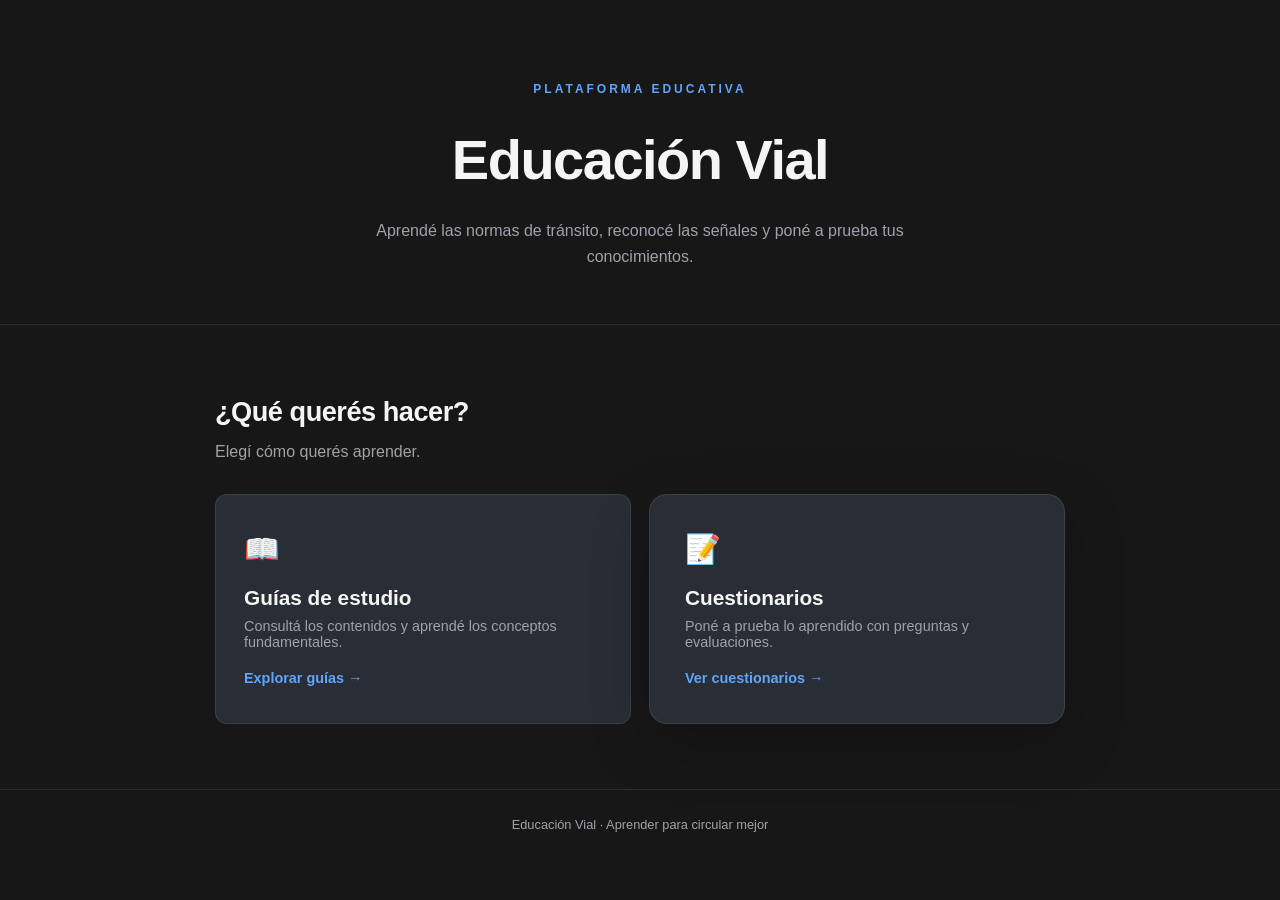
<file: index.html>
<!DOCTYPE html>
<html lang="es">
<head>
    <meta charset="UTF-8">
    <meta name="viewport" content="width=device-width, initial-scale=1.0">

    <title>Educación Vial</title>

    <link rel="stylesheet" href="style.css">
</head>

<body>

    <header class="hero">
        <span class="eyebrow">PLATAFORMA EDUCATIVA</span>

        <h1>Educación Vial</h1>

        <p>
            Aprendé las normas de tránsito, reconocé las señales
            y poné a prueba tus conocimientos.
        </p>
    </header>

    <main class="home-container">

        <!-- SELECCIÓN PRINCIPAL -->
        <section id="mainMenu" class="menu-section">

            <h2>¿Qué querés hacer?</h2>

            <p class="section-description">
                Elegí cómo querés aprender.
            </p>

            <div class="main-options">

                <button class="main-card guide-card" data-mode="guias">
                    <span class="card-icon">📖</span>

                    <h3>Guías de estudio</h3>

                    <p>
                        Consultá los contenidos y aprendé
                        los conceptos fundamentales.
                    </p>

                    <span class="card-action">Explorar guías →</span>
                </button>

                <button class="main-card quiz-card" data-mode="quiz">
                    <span class="card-icon">📝</span>

                    <h3>Cuestionarios</h3>

                    <p>
                        Poné a prueba lo aprendido con
                        preguntas y evaluaciones.
                    </p>

                    <span class="card-action">Ver cuestionarios →</span>
                </button>

            </div>
        </section>


        <!-- SELECCIÓN DE TEMAS -->
        <section id="topicMenu" class="menu-section hidden">

            <button id="backBtn" class="back-button">
                ← Volver
            </button>

            <h2 id="topicTitle">Seleccioná un tema</h2>

            <p id="topicDescription" class="section-description">
                Elegí una de las siguientes unidades.
            </p>

            <div class="topic-options">

                <a class="topic-card" href="guias/guia-reglamento.html"
                   data-guide="reglamento">

                    <span class="topic-number">01</span>

                    <div>
                        <h3>Reglamento de tránsito</h3>
                        <p>Normas, responsabilidades y circulación.</p>
                    </div>

                    <span class="topic-arrow">→</span>
                </a>

                <a class="topic-card" href="guias/guia-senalizacion.html"
                   data-guide="senalizacion">

                    <span class="topic-number">02</span>

                    <div>
                        <h3>Señalización vial</h3>
                        <p>Señales, marcas viales y semáforos.</p>
                    </div>

                    <span class="topic-arrow">→</span>
                </a>

                <a class="topic-card" href="guias/guia-velocidades.html"
                   data-guide="velocidades">

                    <span class="topic-number">03</span>

                    <div>
                        <h3>Velocidades máximas</h3>
                        <p>Límites de velocidad según cada vía.</p>
                    </div>

                    <span class="topic-arrow">→</span>
                </a>

            </div>
        </section>

    </main>


    <footer class="home-footer">
        <p>Educación Vial · Aprender para circular mejor</p>
    </footer>

    <script src="script.js"></script>

</body>
</html>
</file>
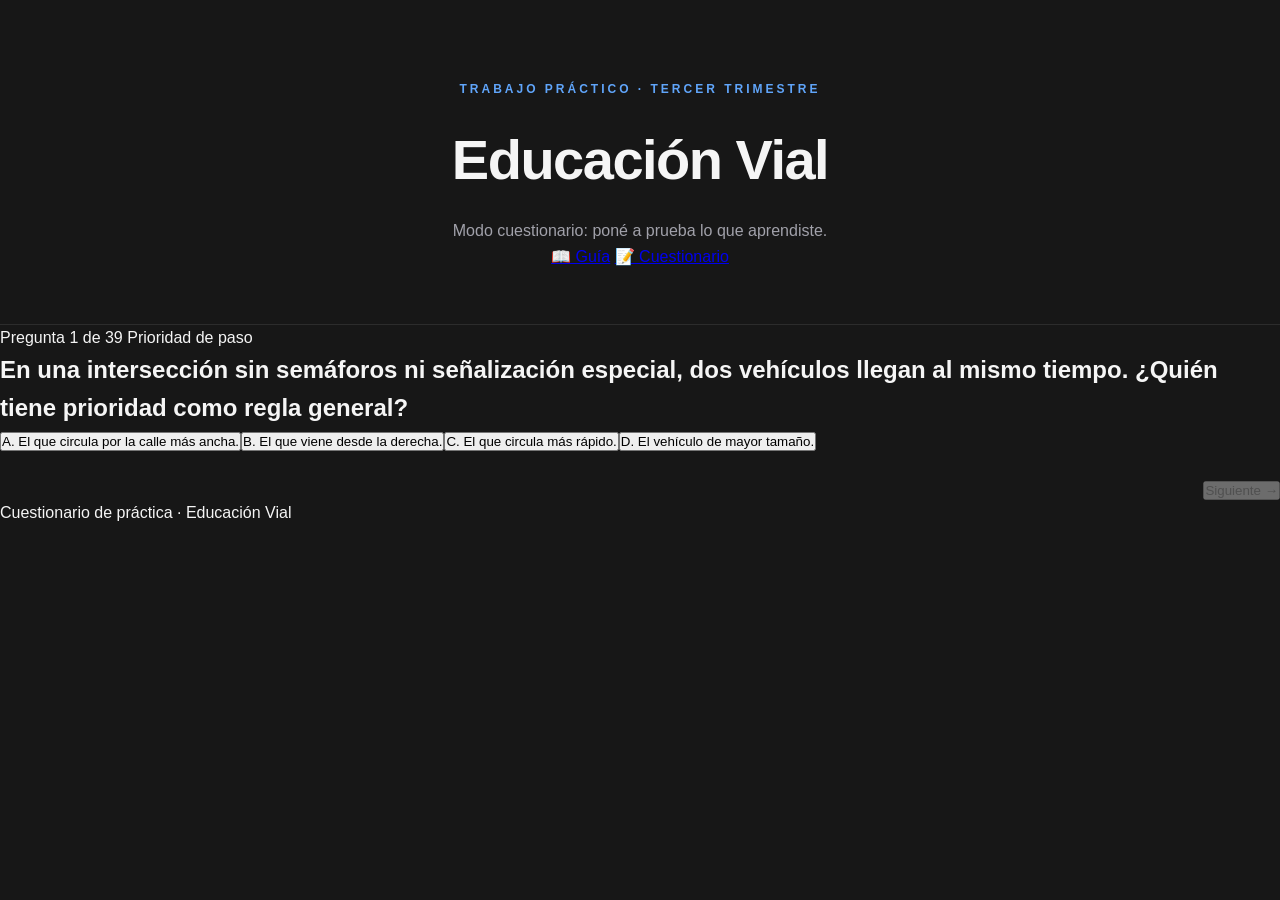
<file: cuestionario.html>
<!DOCTYPE html>
<html lang="es">
<head>
    <meta charset="UTF-8">
    <meta name="viewport" content="width=device-width, initial-scale=1.0">

    <title>Cuestionario - Educación Vial</title>

    <link rel="stylesheet" href="style.css">
</head>

<body>

    <header class="hero">
        <span class="eyebrow">
            TRABAJO PRÁCTICO · TERCER TRIMESTRE
        </span>

        <h1>Educación <span>Vial</span></h1>

        <p>Modo cuestionario: poné a prueba lo que aprendiste.</p>

        <nav class="main-nav">
            <a class="nav-link" href="index.html">📖 Guía</a>
            <a class="nav-link active" href="cuestionario.html">📝 Cuestionario</a>
        </nav>
    </header>

    <main class="quiz-main">

        <!-- PANTALLA DEL CUESTIONARIO -->
        <section class="quiz-panel" id="quizPanel">

            <div class="quiz-meta">
                <span id="progress">Pregunta 1 de 12</span>
                <span id="topic" class="tag">Tema</span>
            </div>

            <div class="progress-track">
                <div id="progressBar"></div>
            </div>

            <h2 id="questionText">Preparando pregunta...</h2>

            <div id="options" class="options"></div>

            <p id="feedback" class="feedback" aria-live="polite"></p>

            <div class="quiz-actions">
                <button id="nextBtn" type="button" disabled>
                    Siguiente →
                </button>
            </div>

        </section>

        <!-- PANTALLA DEL RESULTADO -->
        <section class="quiz-panel result-panel" id="resultPanel" hidden>

            <span class="eyebrow">RESULTADO FINAL</span>

            <h2 id="resultTitle">¡Terminaste!</h2>

            <p id="resultScore"></p>

            <div class="result-track">
                <div id="resultBar"></div>
            </div>

            <p id="resultMessage"></p>

            <div class="quiz-actions">
                <button id="retryBtn" type="button">
                    Volver a intentar
                </button>

                <a class="nav-link" href="index.html">
                    Volver a la guía
                </a>
            </div>

        </section>

    </main>

    <footer>
        Cuestionario de práctica · Educación Vial
    </footer>

    <script src="quiz.js"></script>

</body>
</html>
</file>
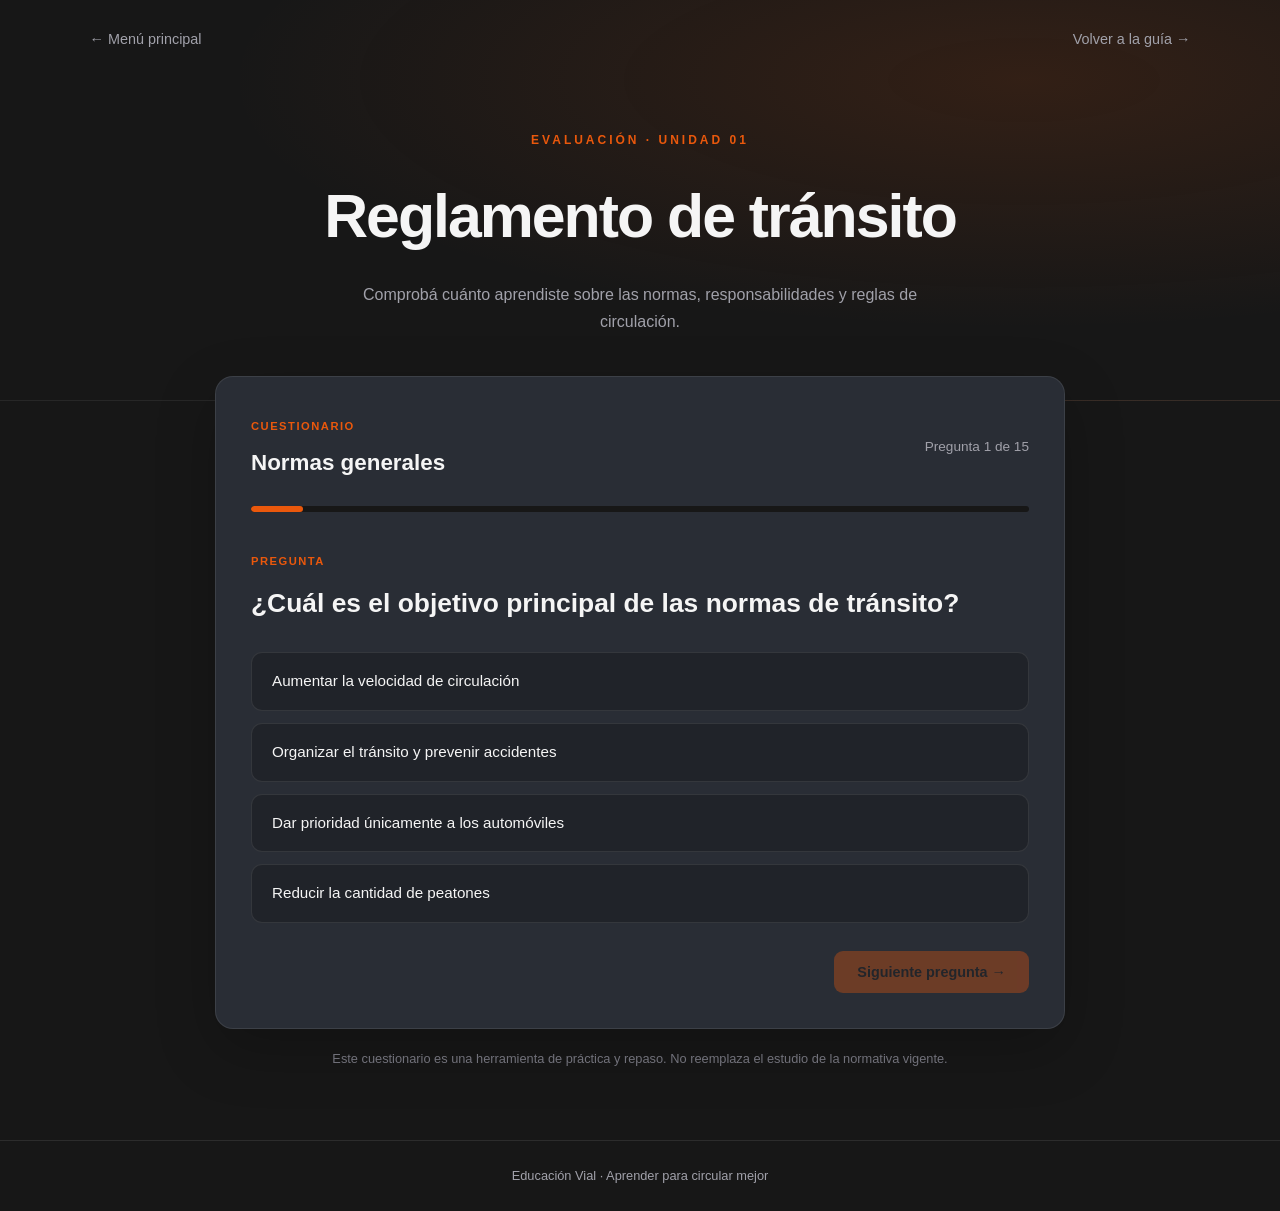
<file: cuestionarios/quiz-reglamento.html>
<!DOCTYPE html>
<html lang="es">
<head>
    <meta charset="UTF-8">
    <meta name="viewport" content="width=device-width, initial-scale=1.0">

    <meta name="theme-color" content="#171717">
    <title>Cuestionario de Reglamento | Educación Vial</title>

    <link rel="stylesheet" href="../style.css">
</head>

<body class="quiz-page regulation-page">

    <header class="quiz-hero">
        <nav class="quiz-nav">
            <a href="../index.html" class="quiz-back">← Menú principal</a>
            <a href="../guias/guia-reglamento.html" class="quiz-guide-link">
                Volver a la guía →
            </a>
        </nav>

        <div class="quiz-heading">
            <span class="eyebrow">EVALUACIÓN · UNIDAD 01</span>
            <h1>Reglamento de tránsito</h1>
            <p>
                Comprobá cuánto aprendiste sobre las normas,
                responsabilidades y reglas de circulación.
            </p>
        </div>
    </header>

    <main class="quiz-container">

        <section class="quiz-card" id="quizPanel">

            <div class="quiz-top">
                <div>
                    <span class="quiz-label">CUESTIONARIO</span>
                    <h2 id="topic">Reglamento</h2>
                </div>

                <span class="quiz-progress-text" id="progress">
                    Pregunta 1 de 15
                </span>
            </div>

            <div class="quiz-progress-track">
                <div class="quiz-progress-fill" id="progressBar"></div>
            </div>

            <div class="quiz-question-area">
                <span class="quiz-question-label">PREGUNTA</span>
                <h3 id="questionText"></h3>
            </div>

            <div id="options" class="quiz-options"></div>

            <div id="feedback" class="quiz-feedback" aria-live="polite"></div>

            <div class="quiz-actions">
                <button id="nextBtn" class="quiz-next" disabled>
                    Siguiente pregunta →
                </button>
            </div>

        </section>


        <section class="quiz-card quiz-results" id="resultPanel" hidden>

            <span class="quiz-label">EVALUACIÓN COMPLETADA</span>

            <h2 id="resultTitle">¡Cuestionario terminado!</h2>

            <div class="quiz-score">
                <span id="resultScore">0%</span>
                <small>Tu resultado</small>
            </div>

            <div class="quiz-progress-track">
                <div class="quiz-progress-fill" id="resultBar"></div>
            </div>

            <p id="resultMessage"></p>

            <button id="retryBtn" class="quiz-next">
                Volver a intentarlo ↻
            </button>

            <a href="../guias/guia-reglamento.html" class="quiz-return">
                Repasar la guía →
            </a>

        </section>

        <section class="quiz-disclaimer">
            <p>
                Este cuestionario es una herramienta de práctica y
                repaso. No reemplaza el estudio de la normativa vigente.
            </p>
        </section>

    </main>

    <footer class="home-footer">
        <p>Educación Vial · Aprender para circular mejor</p>
    </footer>

    <script src="../js/quiz-reglamento.js"></script>

</body>
</html>
</file>
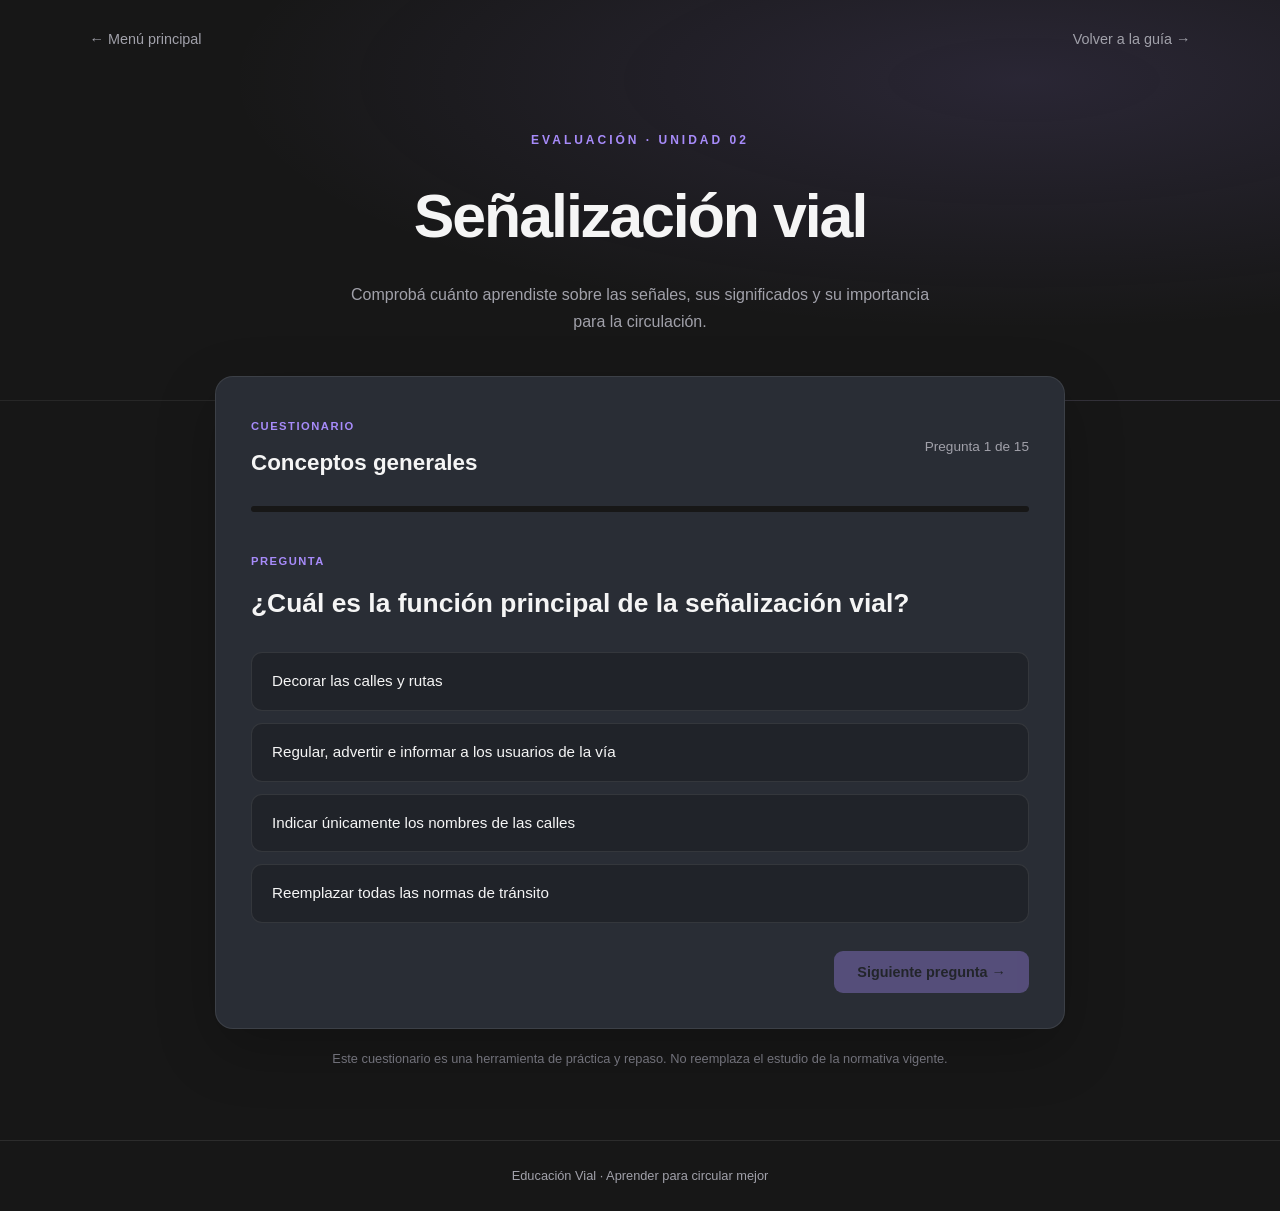
<file: cuestionarios/quiz-senalizacion.html>
<!DOCTYPE html>
<html lang="es">
<head>
    <meta charset="UTF-8">
    <meta name="viewport" content="width=device-width, initial-scale=1.0">

    <meta name="theme-color" content="#171717">
    <title>Cuestionario de Señalización | Educación Vial</title>

    <link rel="stylesheet" href="../style.css">
</head>

<body class="quiz-page signage-page">

    <header class="quiz-hero">
        <nav class="quiz-nav">
            <a href="../index.html" class="quiz-back">← Menú principal</a>
            <a href="../guias/guia-senalizacion.html" class="quiz-guide-link">
                Volver a la guía →
            </a>
        </nav>

        <div class="quiz-heading">
            <span class="eyebrow">EVALUACIÓN · UNIDAD 02</span>
            <h1>Señalización vial</h1>
            <p>
                Comprobá cuánto aprendiste sobre las señales,
                sus significados y su importancia para la circulación.
            </p>
        </div>
    </header>

    <main class="quiz-container">

        <section class="quiz-card" id="quizPanel">

            <div class="quiz-top">
                <div>
                    <span class="quiz-label">CUESTIONARIO</span>
                    <h2 id="topic">Señalización</h2>
                </div>

                <span class="quiz-progress-text" id="progress">
                    Pregunta 1 de 15
                </span>
            </div>

            <div class="quiz-progress-track">
                <div class="quiz-progress-fill" id="progressBar"></div>
            </div>

            <div class="quiz-question-area">
                <span class="quiz-question-label">PREGUNTA</span>
                <h3 id="questionText"></h3>
            </div>

            <div id="options" class="quiz-options"></div>

            <div id="feedback" class="quiz-feedback" aria-live="polite"></div>

            <div class="quiz-actions">
                <button id="nextBtn" class="quiz-next" disabled>
                    Siguiente pregunta →
                </button>
            </div>

        </section>


        <section class="quiz-card quiz-results" id="resultPanel" hidden>

            <span class="quiz-label">EVALUACIÓN COMPLETADA</span>

            <h2 id="resultTitle">¡Cuestionario terminado!</h2>

            <div class="quiz-score">
                <span id="resultScore">0%</span>
                <small>Tu resultado</small>
            </div>

            <div class="quiz-progress-track">
                <div class="quiz-progress-fill" id="resultBar"></div>
            </div>

            <p id="resultMessage"></p>

            <button id="retryBtn" class="quiz-next">
                Volver a intentarlo ↻
            </button>

            <a href="../guias/guia-senalizacion.html" class="quiz-return">
                Repasar la guía →
            </a>

        </section>

        <section class="quiz-disclaimer">
            <p>
                Este cuestionario es una herramienta de práctica y
                repaso. No reemplaza el estudio de la normativa vigente.
            </p>
        </section>

    </main>

    <footer class="home-footer">
        <p>Educación Vial · Aprender para circular mejor</p>
    </footer>

    <script src="../js/quiz-senalizacion.js"></script>

</body>
</html>
</file>
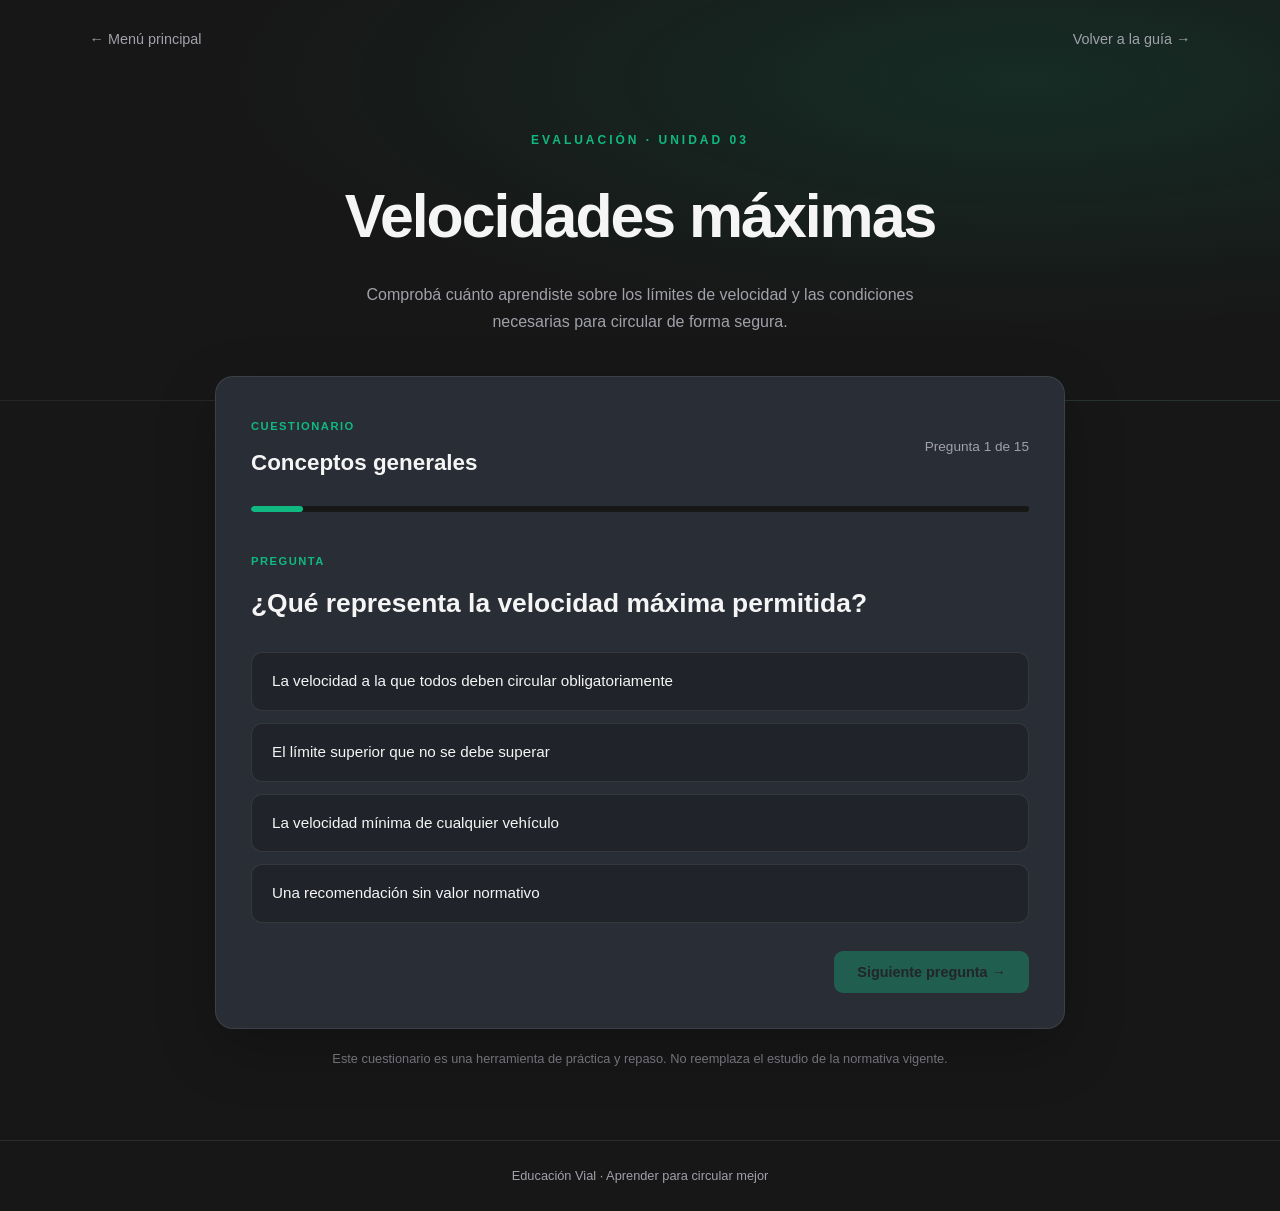
<file: cuestionarios/quiz-velocidades.html>
<!DOCTYPE html>
<html lang="es">
<head>
    <meta charset="UTF-8">
    <meta name="viewport" content="width=device-width, initial-scale=1.0">

    <meta name="theme-color" content="#171717">
    <title>Cuestionario de Velocidades | Educación Vial</title>

    <link rel="stylesheet" href="../style.css">
</head>

<body class="quiz-page speed-page">

    <header class="quiz-hero">
        <nav class="quiz-nav">
            <a href="../index.html" class="quiz-back">← Menú principal</a>
            <a href="../guias/guia-velocidades.html" class="quiz-guide-link">
                Volver a la guía →
            </a>
        </nav>

        <div class="quiz-heading">
            <span class="eyebrow">EVALUACIÓN · UNIDAD 03</span>
            <h1>Velocidades máximas</h1>
            <p>
                Comprobá cuánto aprendiste sobre los límites de velocidad
                y las condiciones necesarias para circular de forma segura.
            </p>
        </div>
    </header>

    <main class="quiz-container">

        <section class="quiz-card" id="quizPanel">

            <div class="quiz-top">
                <div>
                    <span class="quiz-label">CUESTIONARIO</span>
                    <h2 id="topic">Velocidades</h2>
                </div>

                <span class="quiz-progress-text" id="progress">
                    Pregunta 1 de 15
                </span>
            </div>

            <div class="quiz-progress-track">
                <div class="quiz-progress-fill" id="progressBar"></div>
            </div>

            <div class="quiz-question-area">
                <span class="quiz-question-label">PREGUNTA</span>
                <h3 id="questionText"></h3>
            </div>

            <div id="options" class="quiz-options"></div>

            <div id="feedback" class="quiz-feedback" aria-live="polite"></div>

            <div class="quiz-actions">
                <button id="nextBtn" class="quiz-next" disabled>
                    Siguiente pregunta →
                </button>
            </div>

        </section>


        <section class="quiz-card quiz-results" id="resultPanel" hidden>

            <span class="quiz-label">EVALUACIÓN COMPLETADA</span>

            <h2 id="resultTitle">¡Cuestionario terminado!</h2>

            <div class="quiz-score">
                <span id="resultScore">0%</span>
                <small>Tu resultado</small>
            </div>

            <div class="quiz-progress-track">
                <div class="quiz-progress-fill" id="resultBar"></div>
            </div>

            <p id="resultMessage"></p>

            <button id="retryBtn" class="quiz-next">
                Volver a intentarlo ↻
            </button>

            <a href="../guias/guia-velocidades.html" class="quiz-return">
                Repasar la guía →
            </a>

        </section>

        <section class="quiz-disclaimer">
            <p>
                Este cuestionario es una herramienta de práctica y
                repaso. No reemplaza el estudio de la normativa vigente.
            </p>
        </section>

    </main>

    <footer class="home-footer">
        <p>Educación Vial · Aprender para circular mejor</p>
    </footer>

    <script src="../js/quiz-velocidades.js"></script>

</body>
</html>
</file>
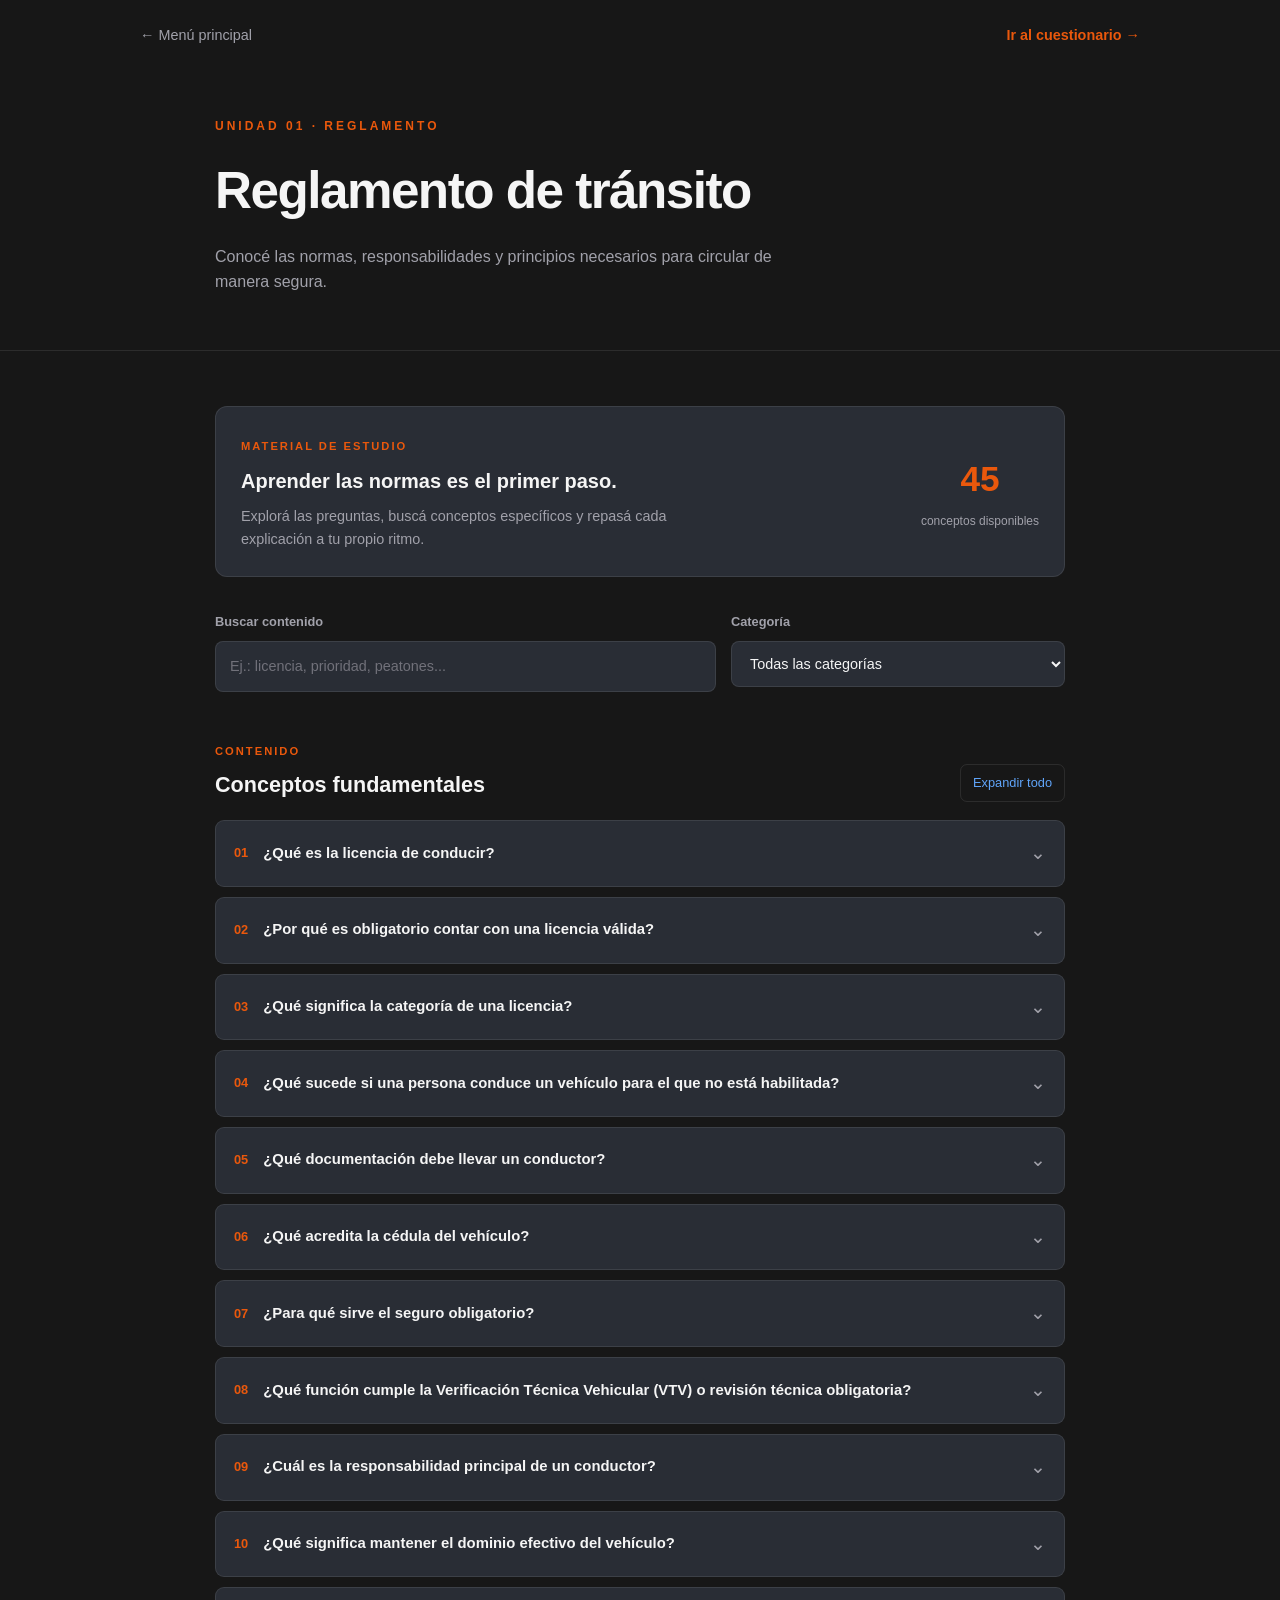
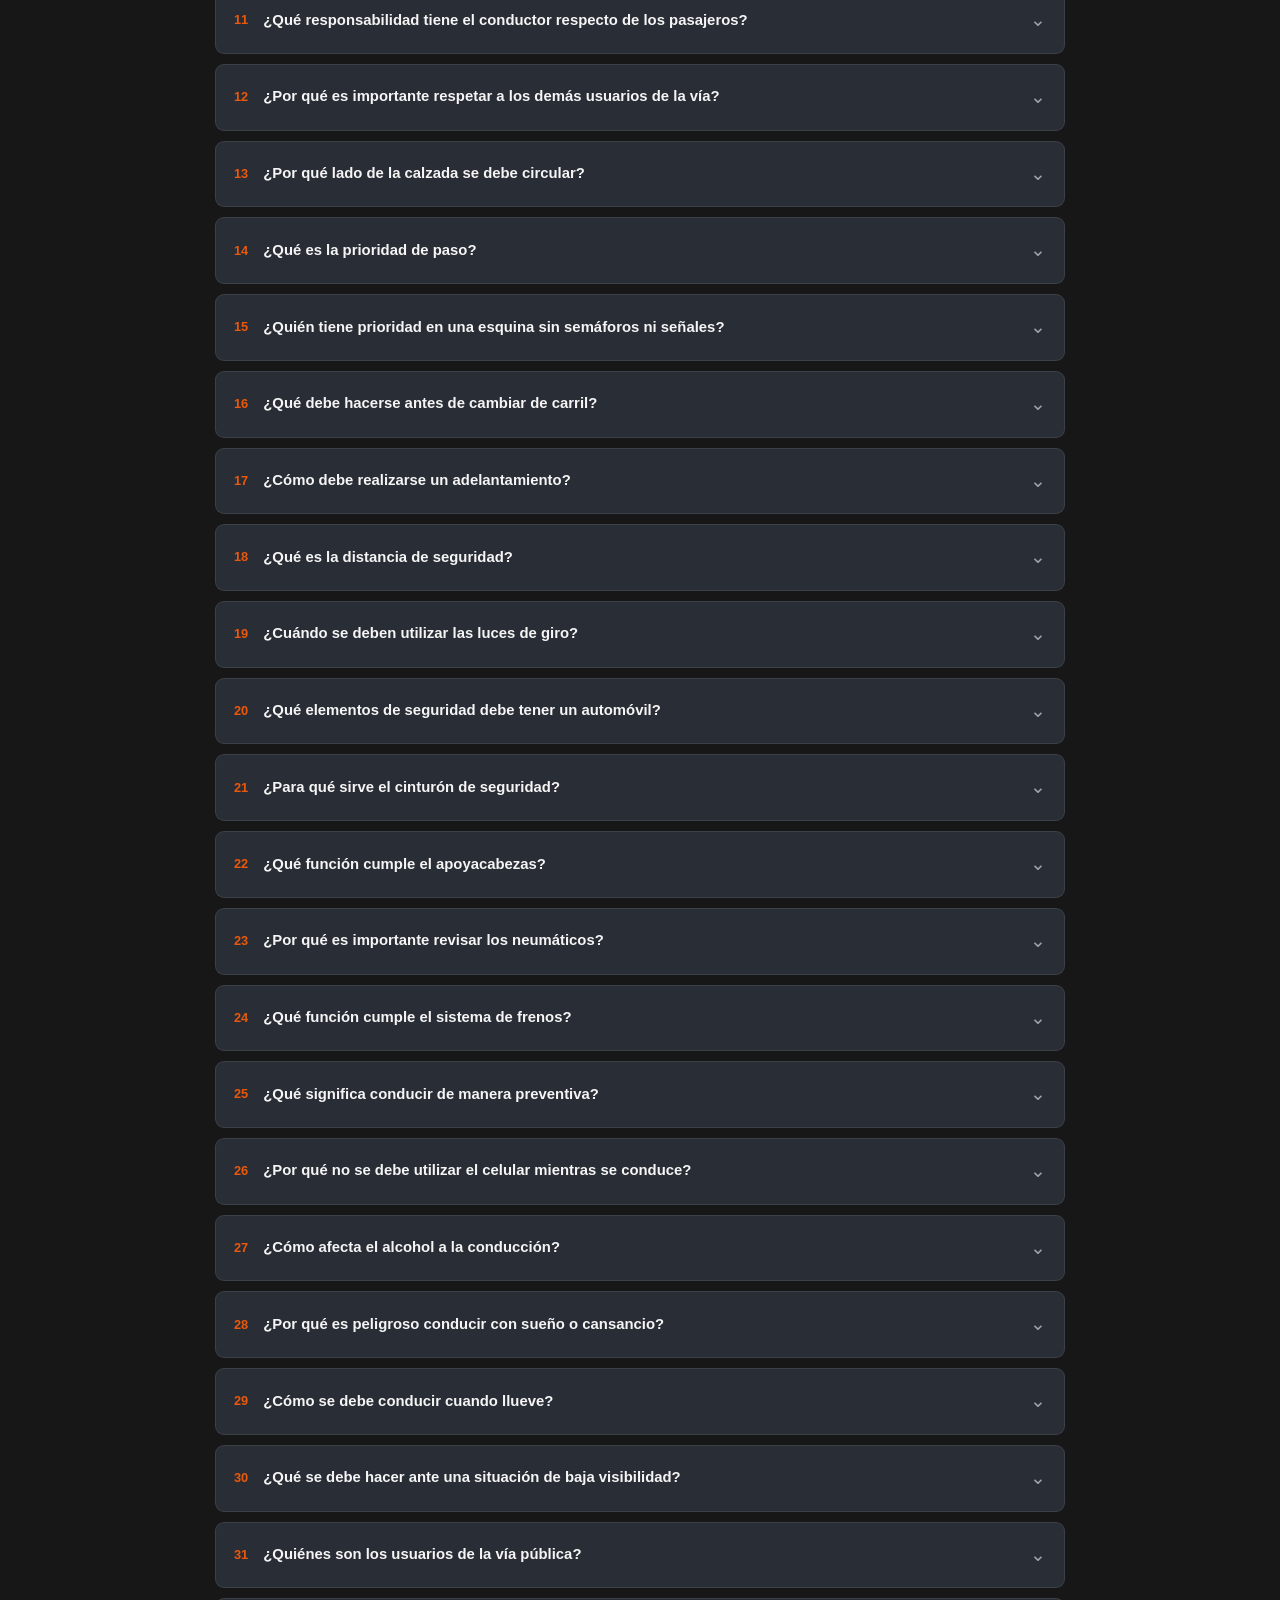
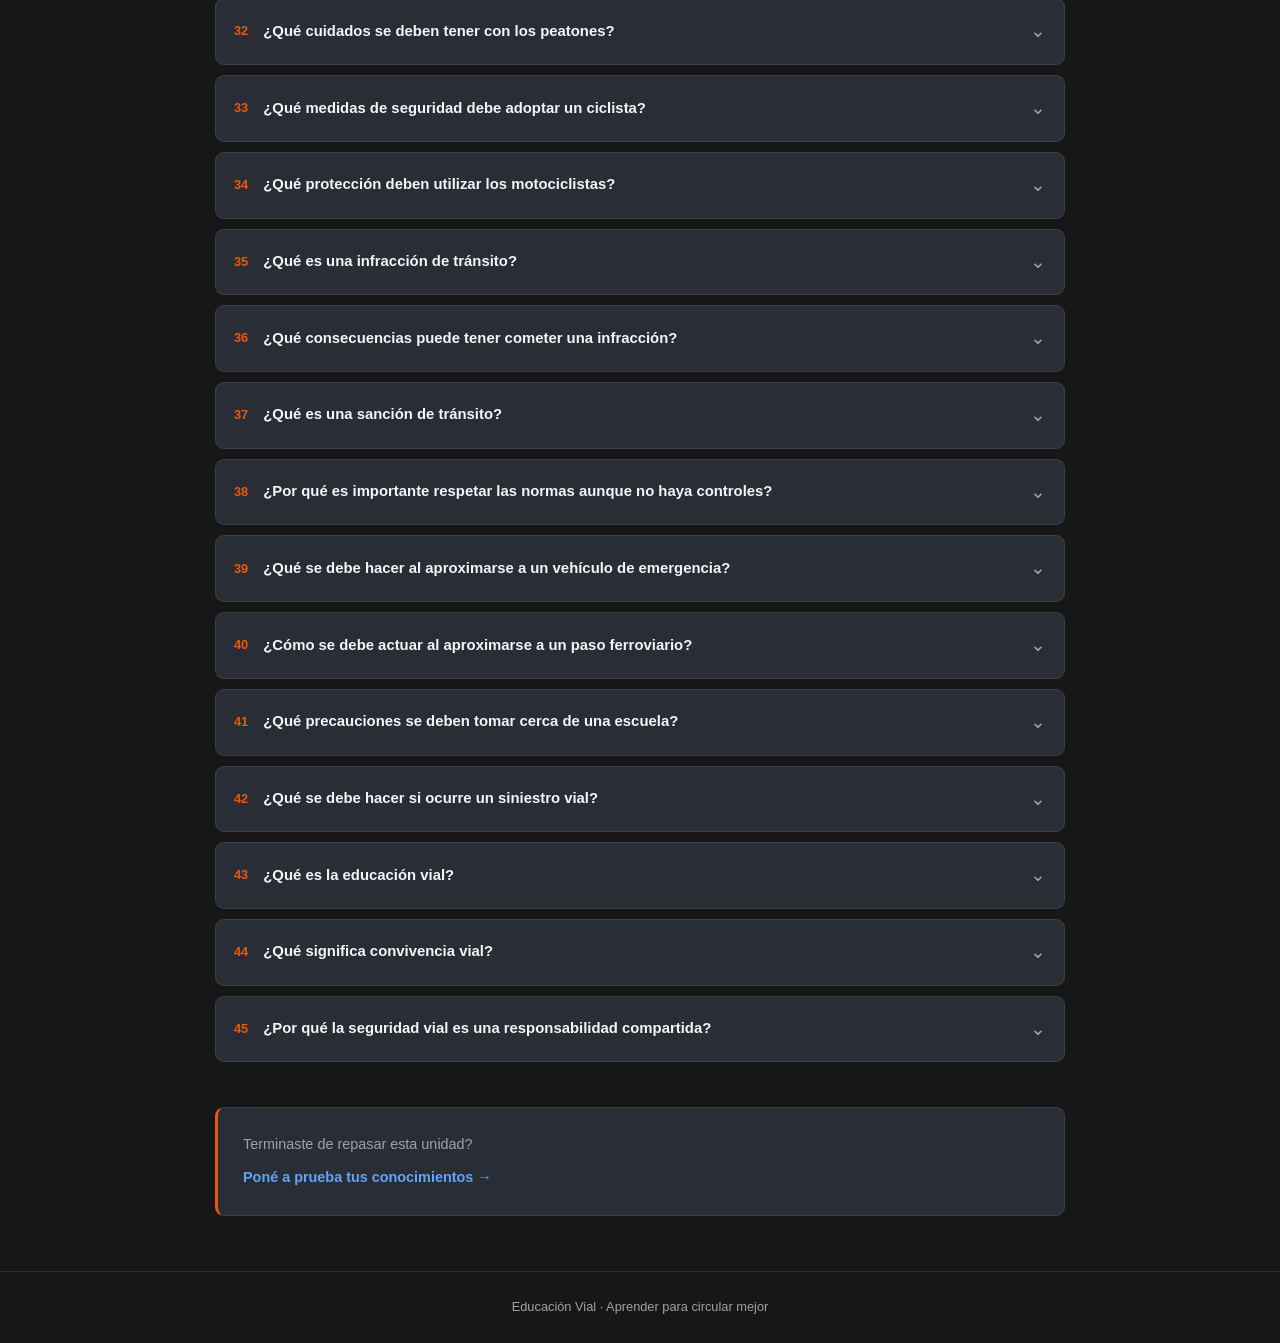
<file: guias/guia-reglamento.html>
<!DOCTYPE html>
<html lang="es">
<head>
    <meta charset="UTF-8">
    <meta name="viewport" content="width=device-width, initial-scale=1.0">

    <meta name="theme-color" content="#171717">
    <title>Guía de Reglamento | Educación Vial</title>

    <link rel="stylesheet" href="../style.css">
</head>

<body class="guide-page regulation-page">

    <header class="guide-hero">
        <nav class="guide-nav">
            <a href="../index.html" class="guide-back">← Menú principal</a>
            <a href="../cuestionarios/quiz-reglamento.html" class="guide-quiz-link">
                Ir al cuestionario →
            </a>
        </nav>

        <div class="guide-heading">
            <span class="eyebrow">UNIDAD 01 · REGLAMENTO</span>
            <h1>Reglamento de tránsito</h1>
            <p>
                Conocé las normas, responsabilidades y principios
                necesarios para circular de manera segura.
            </p>
        </div>
    </header>

    <main class="guide-container">

        <section class="guide-intro">
            <div>
                <span class="guide-label">MATERIAL DE ESTUDIO</span>
                <h2>Aprender las normas es el primer paso.</h2>
                <p>
                    Explorá las preguntas, buscá conceptos específicos
                    y repasá cada explicación a tu propio ritmo.
                </p>
            </div>

            <div class="guide-stat">
                <span id="count">0</span>
                <small>conceptos disponibles</small>
            </div>
        </section>

        <section class="guide-tools">
            <div class="guide-search">
                <label for="search">Buscar contenido</label>
                <input
                    type="search"
                    id="search"
                    placeholder="Ej.: licencia, prioridad, peatones..."
                    autocomplete="off"
                >
            </div>

            <div class="guide-filter">
                <label for="category">Categoría</label>
                <select id="category">
                    <option value="all">Todas las categorías</option>
                </select>
            </div>
        </section>

        <section class="guide-results">
            <div class="guide-results-heading">
                <div>
                    <span class="guide-label">CONTENIDO</span>
                    <h2>Conceptos fundamentales</h2>
                </div>

                <button id="toggleAll" class="guide-toggle">
                    Expandir todo
                </button>
            </div>

            <div id="questions" class="guide-list"></div>
        </section>

        <section class="guide-bottom">
            <p>Terminaste de repasar esta unidad?</p>
            <a href="../cuestionarios/quiz-reglamento.html">
                Poné a prueba tus conocimientos →
            </a>
        </section>

    </main>

    <footer class="home-footer">
        <p>Educación Vial · Aprender para circular mejor</p>
    </footer>

    <script src="../js/guia-reglamento.js"></script>

</body>
</html>
</file>
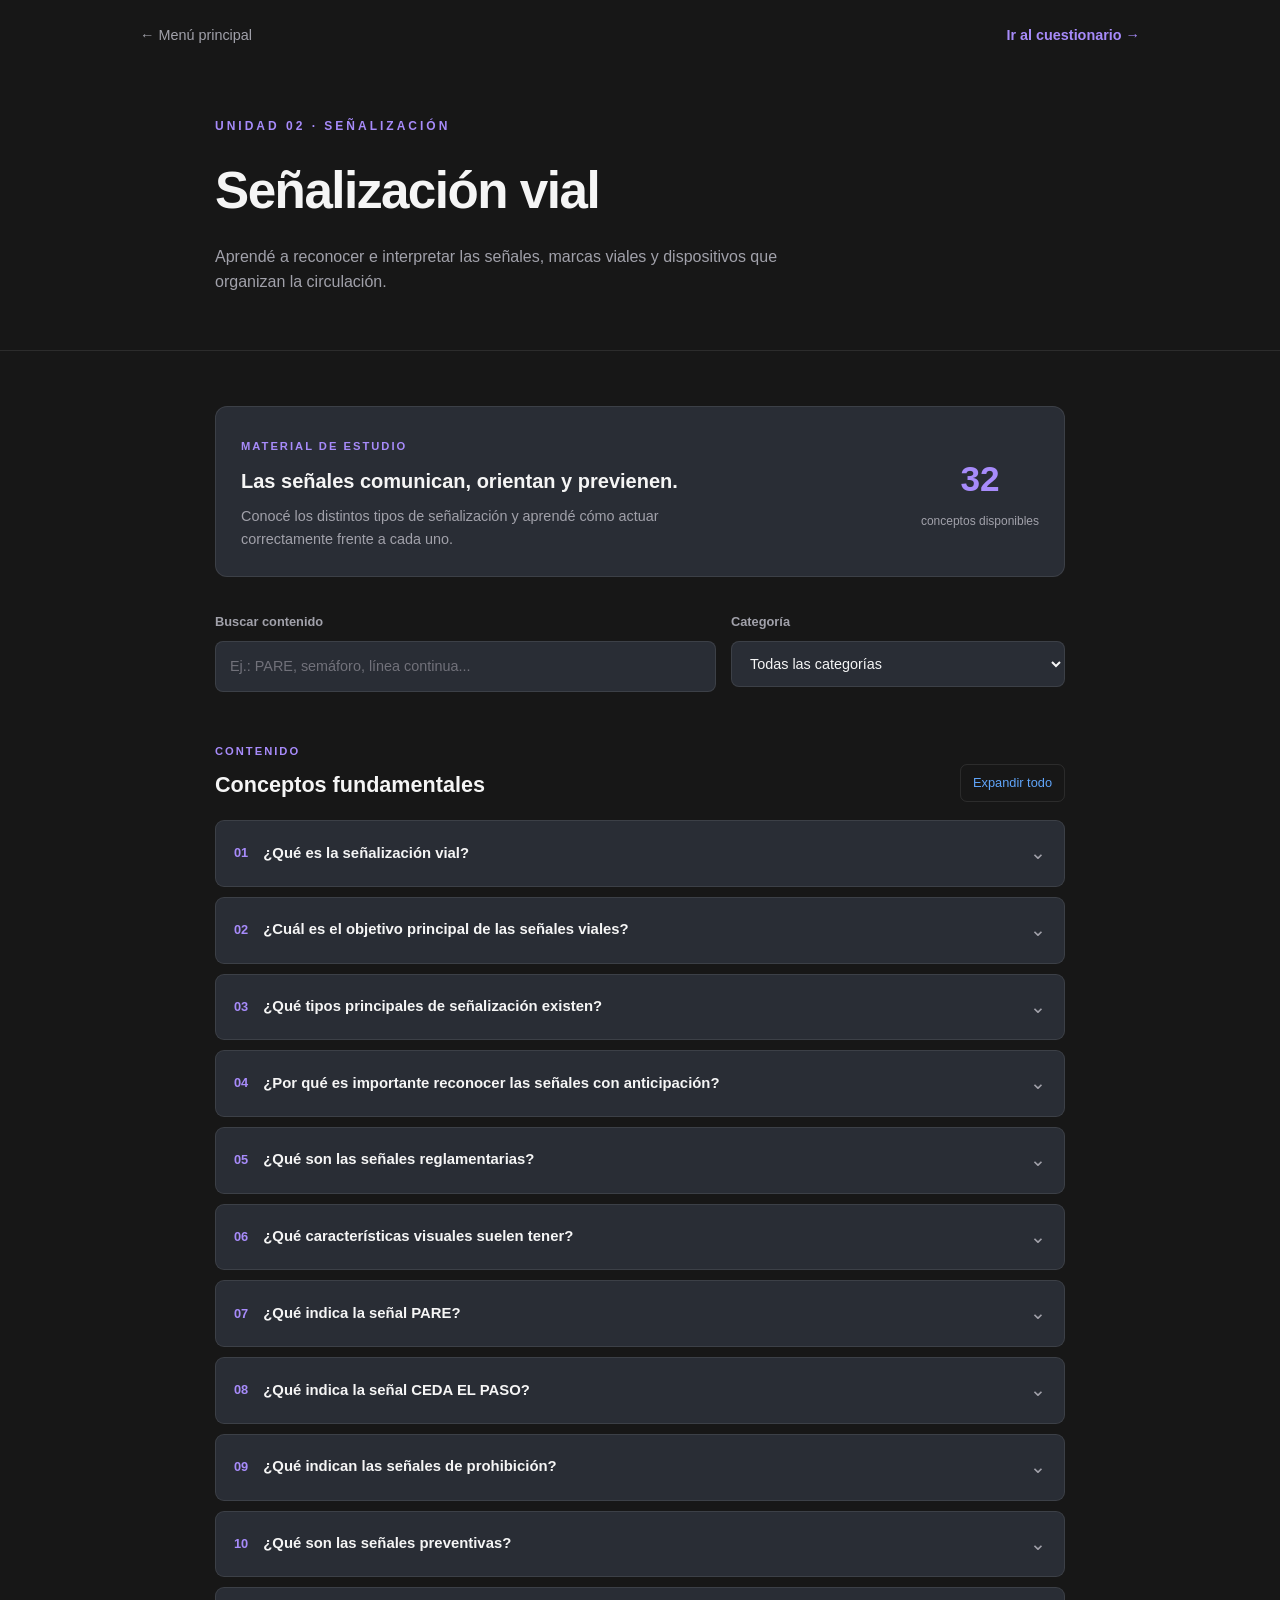
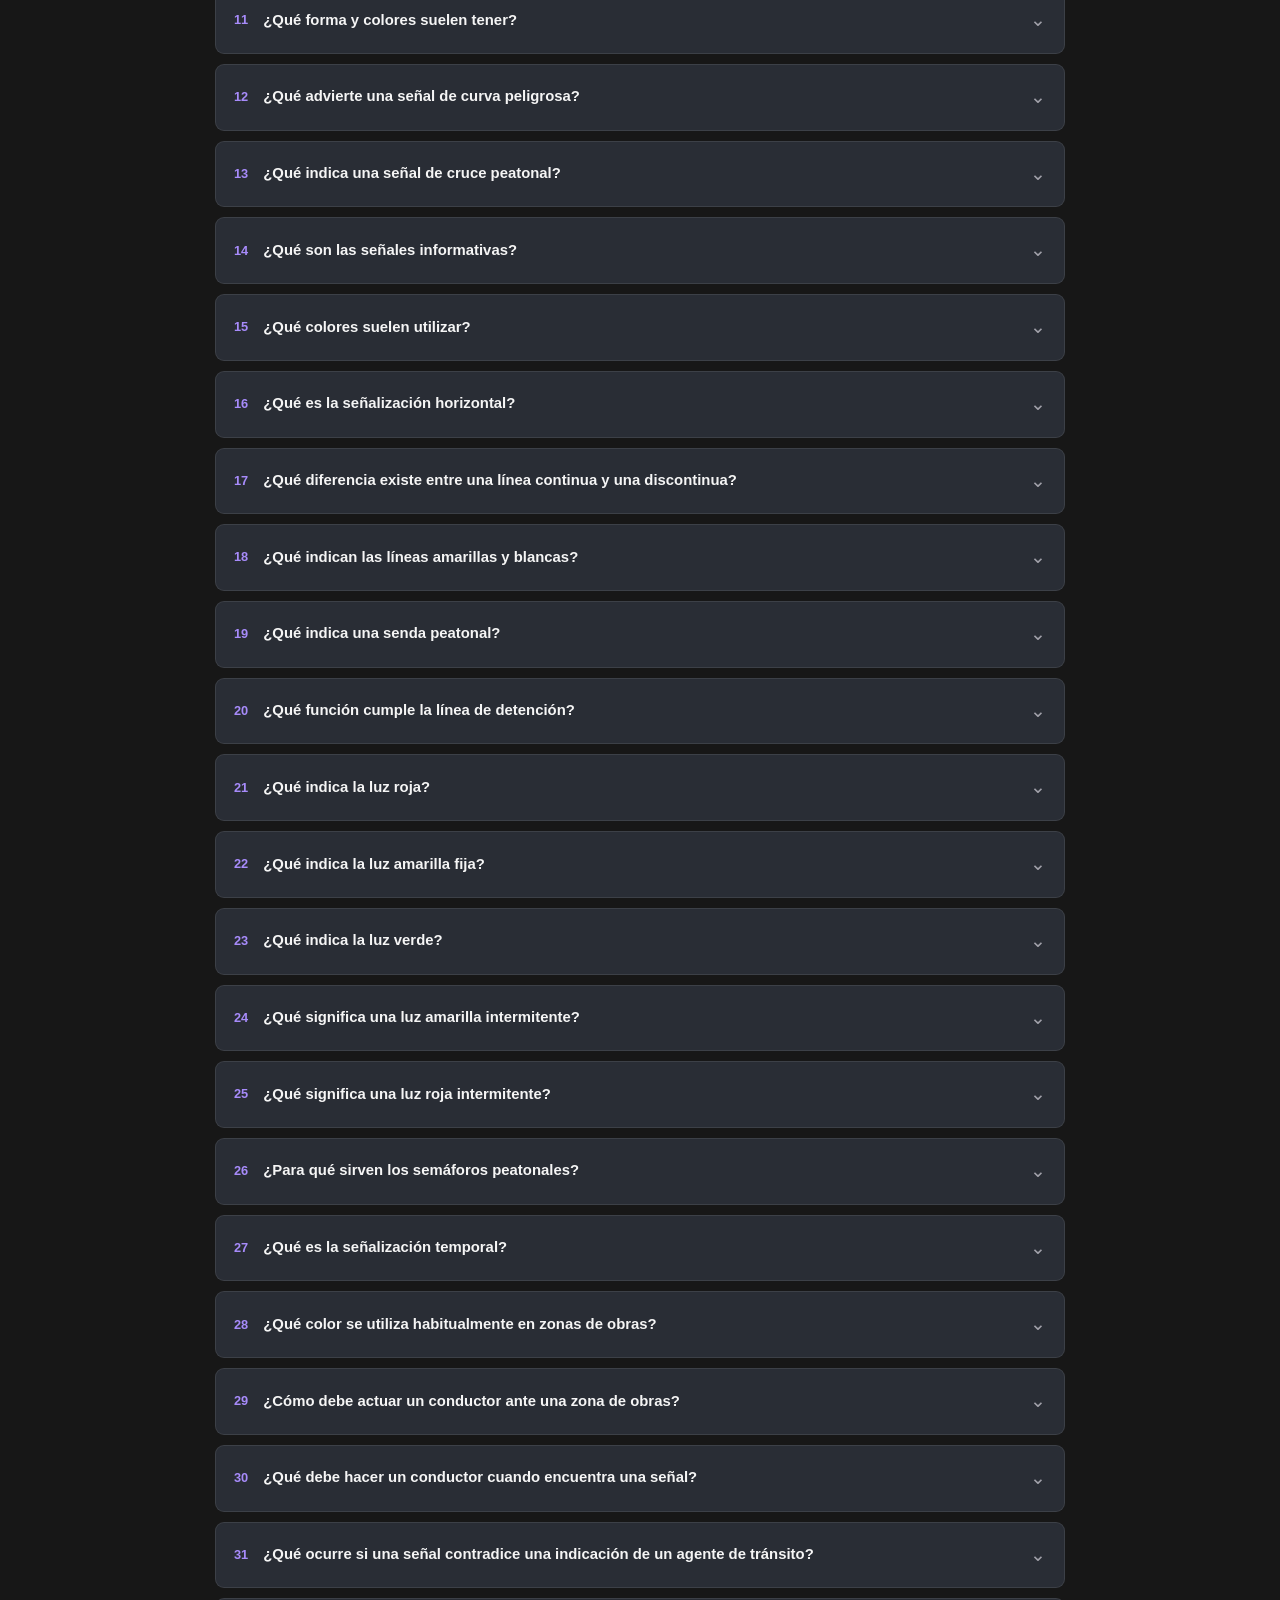
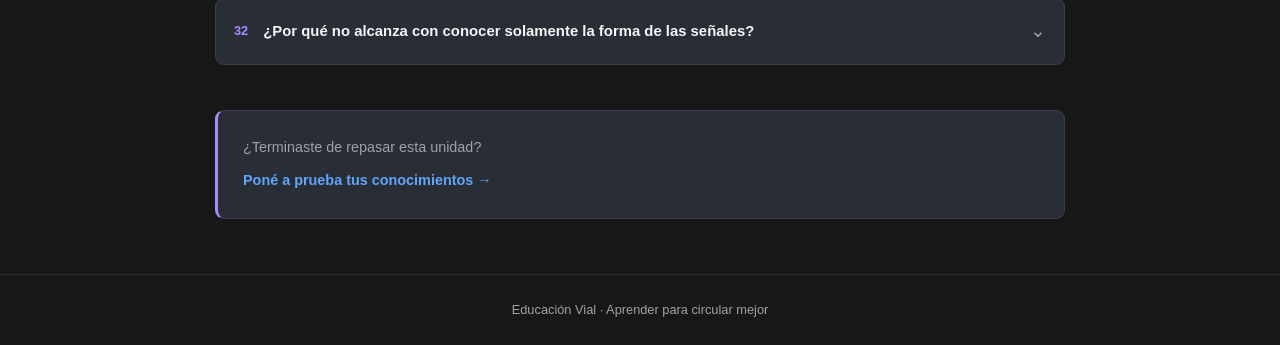
<file: guias/guia-senalizacion.html>
<!DOCTYPE html>
<html lang="es">
<head>
    <meta charset="UTF-8">
    <meta name="viewport" content="width=device-width, initial-scale=1.0">

    <meta name="theme-color" content="#171717">
    <title>Guía de Señalización | Educación Vial</title>

    <link rel="stylesheet" href="../style.css">
</head>

<body class="guide-page signage-page">

    <header class="guide-hero">
        <nav class="guide-nav">
            <a href="../index.html" class="guide-back">← Menú principal</a>
            <a href="../cuestionarios/quiz-senalizacion.html" class="guide-quiz-link">
                Ir al cuestionario →
            </a>
        </nav>

        <div class="guide-heading">
            <span class="eyebrow">UNIDAD 02 · SEÑALIZACIÓN</span>
            <h1>Señalización vial</h1>
            <p>
                Aprendé a reconocer e interpretar las señales,
                marcas viales y dispositivos que organizan la circulación.
            </p>
        </div>
    </header>

    <main class="guide-container">

        <section class="guide-intro">
            <div>
                <span class="guide-label">MATERIAL DE ESTUDIO</span>
                <h2>Las señales comunican, orientan y previenen.</h2>
                <p>
                    Conocé los distintos tipos de señalización y aprendé
                    cómo actuar correctamente frente a cada uno.
                </p>
            </div>

            <div class="guide-stat">
                <span id="count">0</span>
                <small>conceptos disponibles</small>
            </div>
        </section>

        <section class="guide-tools">
            <div class="guide-search">
                <label for="search">Buscar contenido</label>
                <input
                    type="search"
                    id="search"
                    placeholder="Ej.: PARE, semáforo, línea continua..."
                    autocomplete="off"
                >
            </div>

            <div class="guide-filter">
                <label for="category">Categoría</label>
                <select id="category">
                    <option value="all">Todas las categorías</option>
                </select>
            </div>
        </section>

        <section class="guide-results">
            <div class="guide-results-heading">
                <div>
                    <span class="guide-label">CONTENIDO</span>
                    <h2>Conceptos fundamentales</h2>
                </div>

                <button id="toggleAll" class="guide-toggle">
                    Expandir todo
                </button>
            </div>

            <div id="questions" class="guide-list"></div>
        </section>

        <section class="guide-bottom">
            <p>¿Terminaste de repasar esta unidad?</p>
            <a href="../cuestionarios/quiz-senalizacion.html">
                Poné a prueba tus conocimientos →
            </a>
        </section>

    </main>

    <footer class="home-footer">
        <p>Educación Vial · Aprender para circular mejor</p>
    </footer>

    <script src="../js/guia-senalizacion.js"></script>

</body>
</html>
</file>
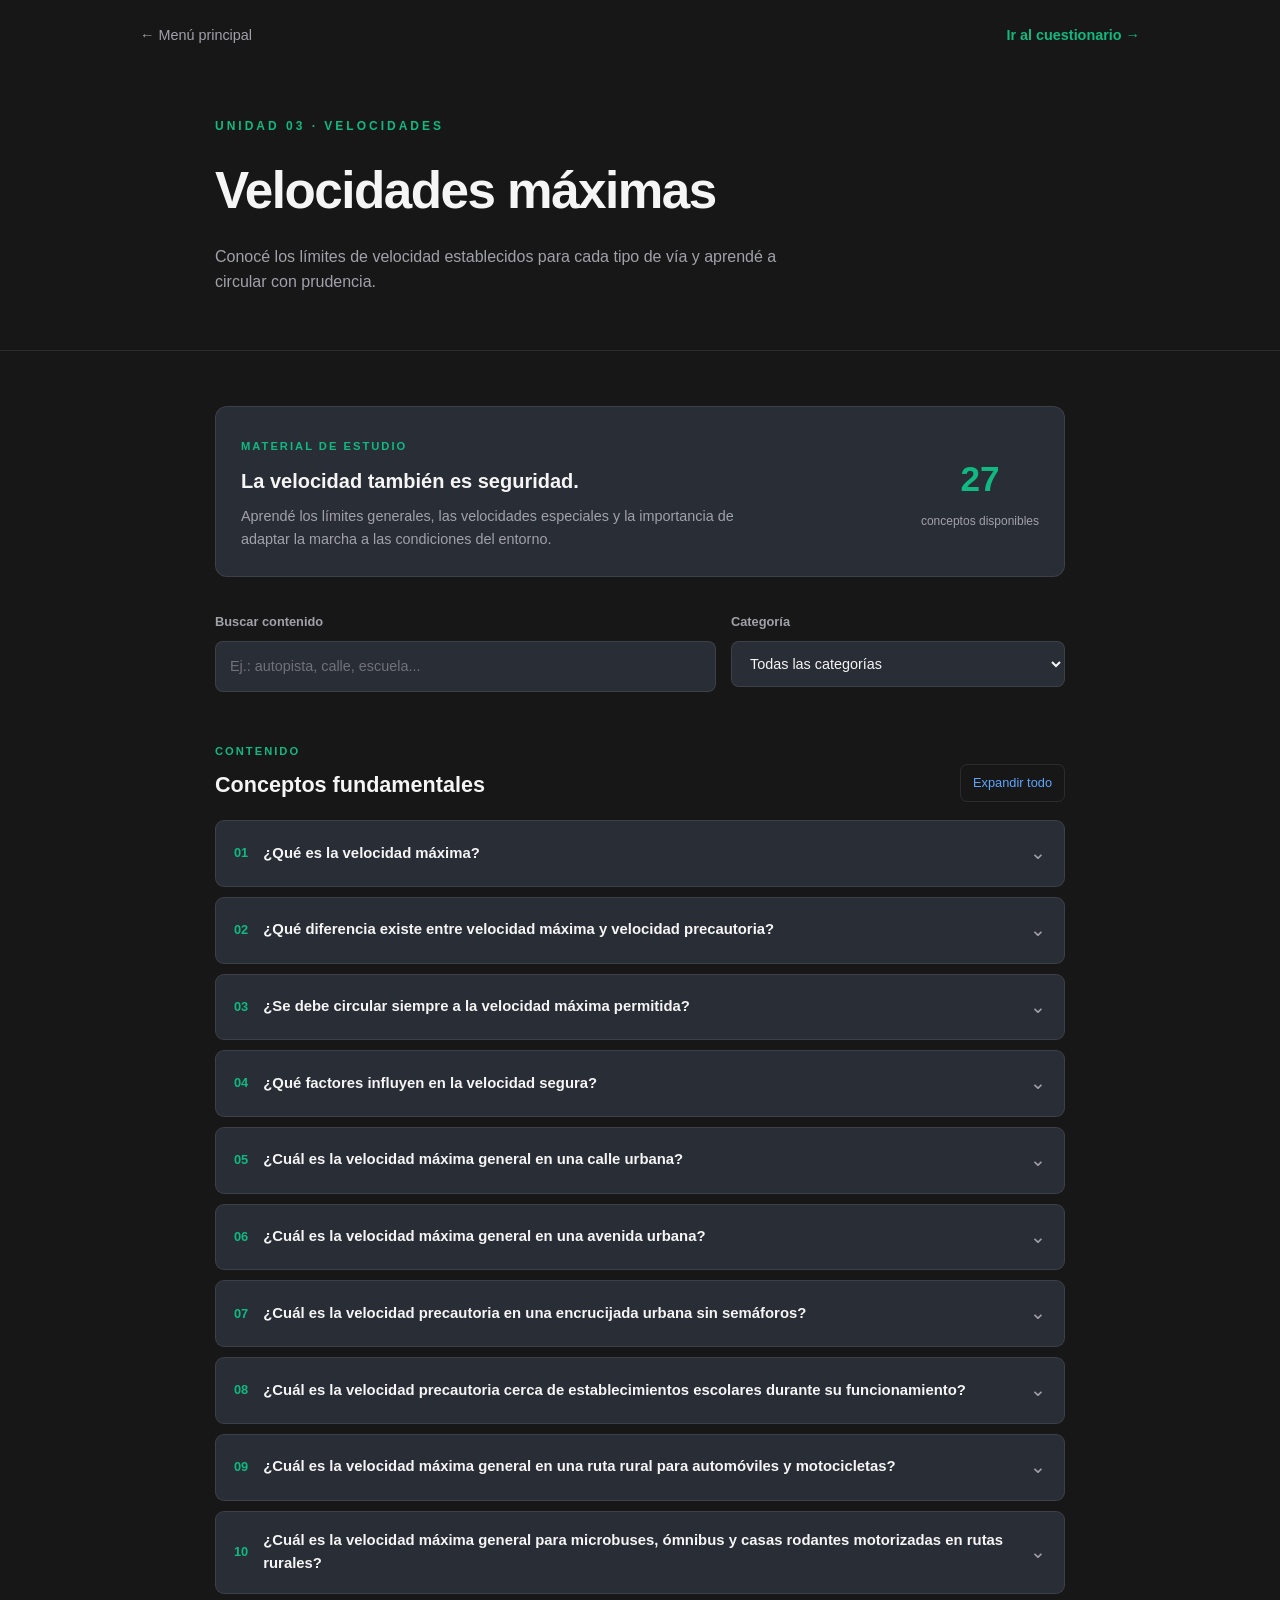
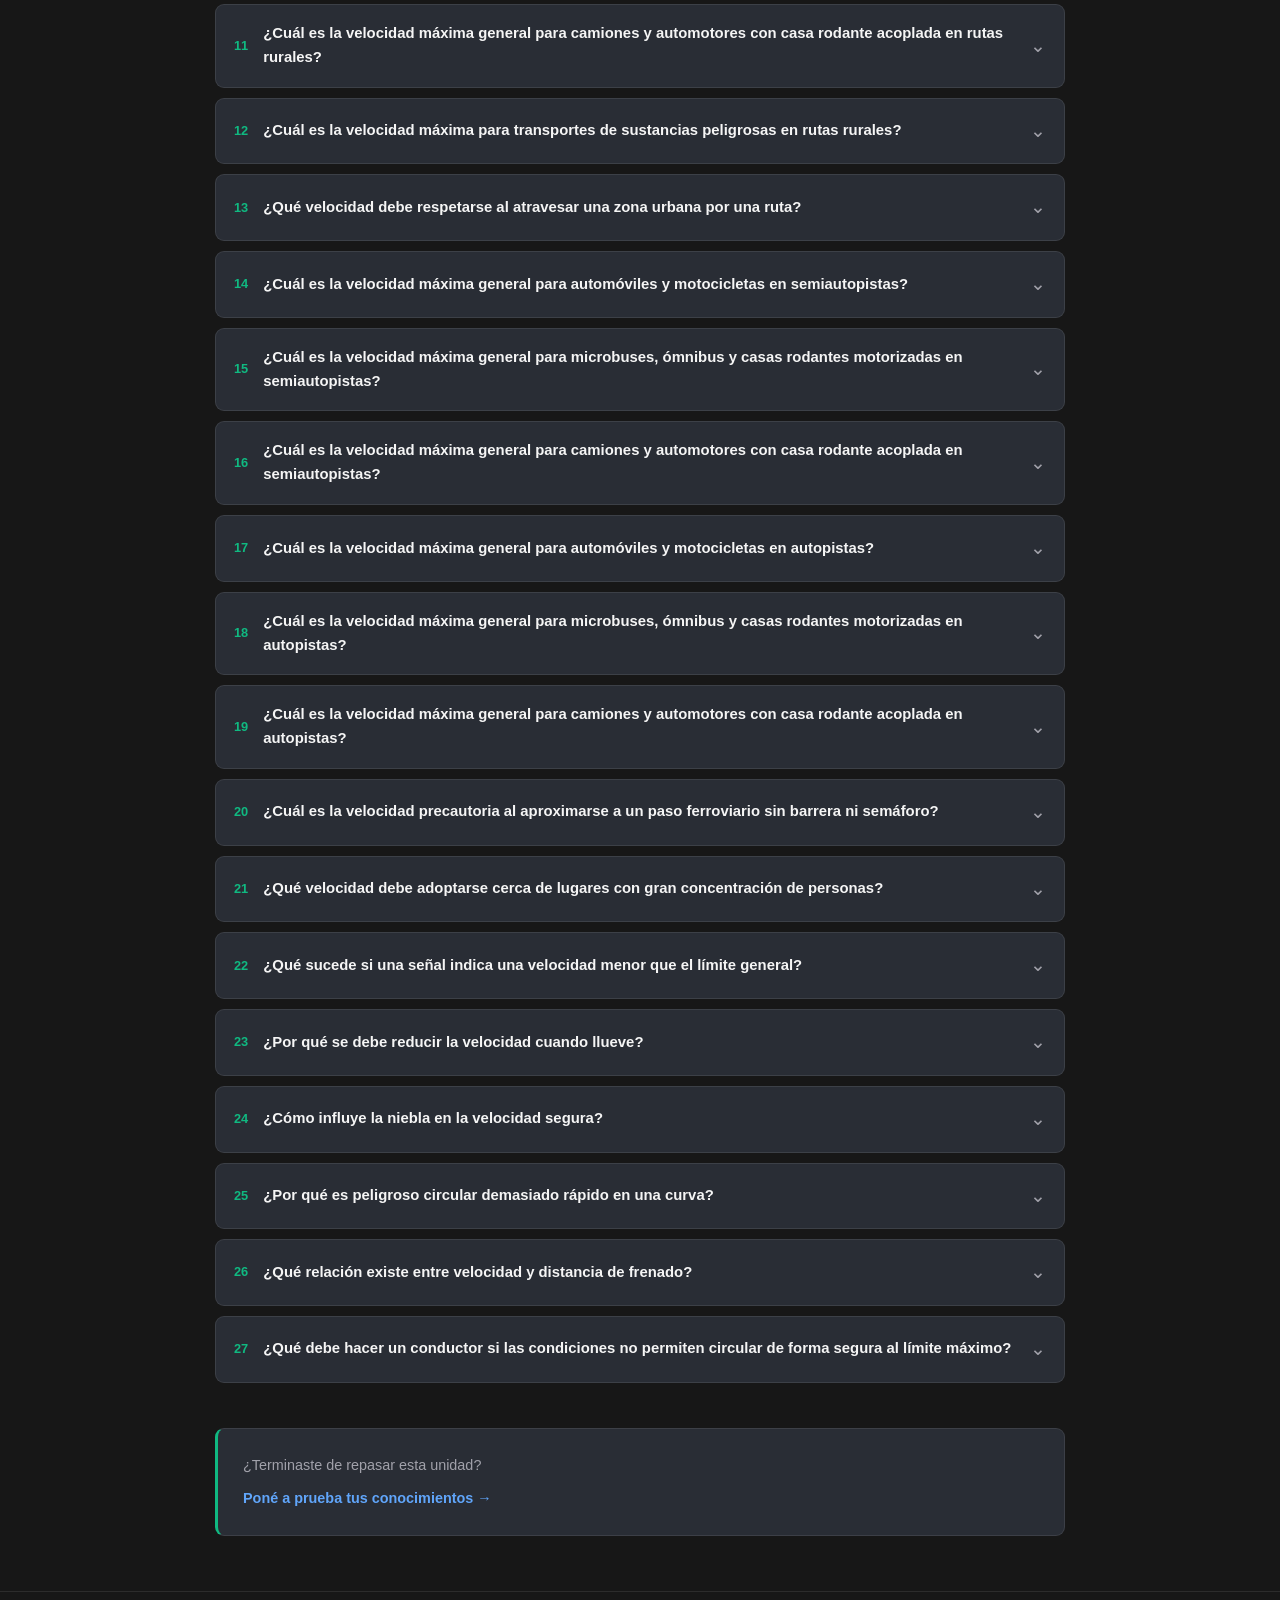
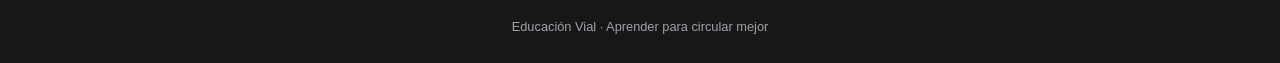
<file: guias/guia-velocidades.html>
<!DOCTYPE html>
<html lang="es">
<head>
    <meta charset="UTF-8">
    <meta name="viewport" content="width=device-width, initial-scale=1.0">

    <meta name="theme-color" content="#171717">
    <title>Guía de Velocidades | Educación Vial</title>

    <link rel="stylesheet" href="../style.css">
</head>

<body class="guide-page speed-page">

    <header class="guide-hero">
        <nav class="guide-nav">
            <a href="../index.html" class="guide-back">← Menú principal</a>
            <a href="../cuestionarios/quiz-velocidades.html" class="guide-quiz-link">
                Ir al cuestionario →
            </a>
        </nav>

        <div class="guide-heading">
            <span class="eyebrow">UNIDAD 03 · VELOCIDADES</span>
            <h1>Velocidades máximas</h1>
            <p>
                Conocé los límites de velocidad establecidos para
                cada tipo de vía y aprendé a circular con prudencia.
            </p>
        </div>
    </header>

    <main class="guide-container">

        <section class="guide-intro">
            <div>
                <span class="guide-label">MATERIAL DE ESTUDIO</span>
                <h2>La velocidad también es seguridad.</h2>
                <p>
                    Aprendé los límites generales, las velocidades
                    especiales y la importancia de adaptar la marcha
                    a las condiciones del entorno.
                </p>
            </div>

            <div class="guide-stat">
                <span id="count">0</span>
                <small>conceptos disponibles</small>
            </div>
        </section>

        <section class="guide-tools">
            <div class="guide-search">
                <label for="search">Buscar contenido</label>
                <input
                    type="search"
                    id="search"
                    placeholder="Ej.: autopista, calle, escuela..."
                    autocomplete="off"
                >
            </div>

            <div class="guide-filter">
                <label for="category">Categoría</label>
                <select id="category">
                    <option value="all">Todas las categorías</option>
                </select>
            </div>
        </section>

        <section class="guide-results">
            <div class="guide-results-heading">
                <div>
                    <span class="guide-label">CONTENIDO</span>
                    <h2>Conceptos fundamentales</h2>
                </div>

                <button id="toggleAll" class="guide-toggle">
                    Expandir todo
                </button>
            </div>

            <div id="questions" class="guide-list"></div>
        </section>

        <section class="guide-bottom">
            <p>¿Terminaste de repasar esta unidad?</p>
            <a href="../cuestionarios/quiz-velocidades.html">
                Poné a prueba tus conocimientos →
            </a>
        </section>

    </main>

    <footer class="home-footer">
        <p>Educación Vial · Aprender para circular mejor</p>
    </footer>

    <script src="../js/guia-velocidades.js"></script>

</body>
</html>
</file>
<file: style.css>
/* =========================================
   EDUCACIÓN VIAL — EMBER & STEEL
========================================= */

:root {
    --background: #171717;
    --surface: #292D35;
    --surface-hover: #343A46;

    --primary: #60A5FA;
    --text: #F5F5F5;
    --muted: #A1A1AA;
    --border: rgba(255, 255, 255, 0.09);

    /* Colores de las unidades */
    --reglamento: #EA580C;
    --senalizacion: #A78BFA;
    --velocidades: #10B981;
}

* {
    margin: 0;
    padding: 0;
    box-sizing: border-box;
}

body {
    min-height: 100vh;
    background: var(--background);
    color: var(--text);
    font-family: "Inter", "Segoe UI", sans-serif;
    line-height: 1.6;
}

/* =========================================
   ENCABEZADO
========================================= */

.hero {
    padding: 75px 20px 55px;
    text-align: center;
    border-bottom: 1px solid var(--border);
}

.eyebrow {
    color: var(--primary);
    font-size: 0.75rem;
    font-weight: 700;
    letter-spacing: 3px;
}

.hero h1 {
    margin: 14px 0;
    font-size: clamp(2.3rem, 5vw, 3.5rem);
    font-weight: 750;
    letter-spacing: -1.5px;
}

.hero p {
    max-width: 550px;
    margin: auto;
    color: var(--muted);
    font-size: 1rem;
}

/* =========================================
   CONTENEDOR PRINCIPAL
========================================= */

.home-container {
    width: min(850px, 90%);
    margin: 65px auto;
}

.menu-section h2 {
    font-size: 1.7rem;
    letter-spacing: -0.5px;
}

.section-description {
    margin-top: 5px;
    margin-bottom: 30px;
    color: var(--muted);
}

/* =========================================
   OPCIONES PRINCIPALES
========================================= */

.main-options {
    display: grid;
    grid-template-columns: repeat(2, 1fr);
    gap: 18px;
}

.main-card {
    position: relative;
    min-height: 230px;
    padding: 28px;
    text-align: left;

    background: var(--surface);
    border: 1px solid var(--border);
    border-radius: 12px;

    color: var(--text);
    cursor: pointer;

    transition:
        background 0.2s ease,
        border-color 0.2s ease,
        transform 0.2s ease;
}

.main-card:hover {
    background: var(--surface-hover);
    transform: translateY(-3px);
}

.guide-card:hover {
    border-color: var(--primary);
}

.quiz-card:hover {
    border-color: var(--primary);
}

.card-icon {
    font-size: 1.8rem;
}

.main-card h3 {
    margin-top: 20px;
    font-size: 1.3rem;
}

.main-card p {
    margin: 8px 0 20px;
    color: var(--muted);
    font-size: 0.9rem;
}

.card-action {
    color: var(--primary);
    font-size: 0.9rem;
    font-weight: 650;
}

/* =========================================
   SELECCIÓN DE TEMAS
========================================= */

.topic-options {
    display: flex;
    flex-direction: column;
    gap: 12px;
}

.topic-card {
    display: flex;
    align-items: center;
    gap: 20px;

    padding: 20px 22px;

    background: var(--surface);
    border: 1px solid var(--border);
    border-radius: 10px;

    color: var(--text);
    text-decoration: none;

    transition:
        background 0.2s ease,
        border-color 0.2s ease,
        transform 0.2s ease;
}

.topic-card:hover {
    background: var(--surface-hover);
    transform: translateX(3px);
}

/* Colores individuales */

.topic-card[data-guide="reglamento"]:hover {
    border-color: var(--reglamento);
}

.topic-card[data-guide="senalizacion"]:hover {
    border-color: var(--senalizacion);
}

.topic-card[data-guide="velocidades"]:hover {
    border-color: var(--velocidades);
}

.topic-number {
    font-size: 1.2rem;
    font-weight: 750;
    color: var(--primary);
}

.topic-card h3 {
    font-size: 1.05rem;
}

.topic-card p {
    margin-top: 3px;
    color: var(--muted);
    font-size: 0.85rem;
}

.topic-arrow {
    margin-left: auto;
    color: var(--primary);
    font-size: 1.3rem;
}

/* =========================================
   NAVEGACIÓN
========================================= */

.back-button {
    margin-bottom: 28px;
    padding: 0;

    background: none;
    border: none;

    color: var(--primary);
    font-size: 0.95rem;
    cursor: pointer;

    transition: opacity 0.2s ease;
}

.back-button:hover {
    opacity: 0.7;
}

/* =========================================
   VISIBILIDAD
========================================= */

.hidden {
    display: none;
}

/* =========================================
   PIE DE PÁGINA
========================================= */

.home-footer {
    padding: 25px 15px;
    border-top: 1px solid var(--border);

    color: var(--muted);
    font-size: 0.8rem;
    text-align: center;
}

/* =========================================
   RESPONSIVE
========================================= */

@media (max-width: 600px) {

    .hero {
        padding: 55px 20px 40px;
    }

    .home-container {
        margin: 40px auto;
    }

    .main-options {
        grid-template-columns: 1fr;
    }

    .main-card {
        min-height: 200px;
    }

    .topic-card {
        gap: 12px;
        padding: 17px;
    }

}
/* =========================================
   GUÍAS DE ESTUDIO
========================================= */

.guide-page {
    --unit-color: #EA580C;
}

/* Encabezado */

.guide-hero {
    border-bottom: 1px solid var(--border);
    padding: 24px 0 55px;
}

.guide-nav {
    width: min(1000px, 90%);
    margin: 0 auto 65px;

    display: flex;
    align-items: center;
    justify-content: space-between;
    gap: 15px;
}

.guide-back,
.guide-quiz-link {
    text-decoration: none;
    font-size: 0.9rem;
    transition: opacity 0.2s ease;
}

.guide-back {
    color: var(--muted);
}

.guide-quiz-link {
    color: var(--unit-color);
    font-weight: 650;
}

.guide-back:hover,
.guide-quiz-link:hover {
    opacity: 0.7;
}

.guide-heading {
    width: min(850px, 90%);
    margin: auto;
}

.guide-heading .eyebrow {
    color: var(--unit-color);
}

.guide-heading h1 {
    margin: 12px 0;
    font-size: clamp(2rem, 5vw, 3.2rem);
    letter-spacing: -1.5px;
}

.guide-heading p {
    max-width: 600px;
    color: var(--muted);
}


/* Contenido */

.guide-container {
    width: min(850px, 90%);
    margin: 55px auto;
}

.guide-intro {
    display: flex;
    align-items: center;
    justify-content: space-between;
    gap: 25px;

    padding: 25px;
    margin-bottom: 35px;

    background: var(--surface);
    border: 1px solid var(--border);
    border-radius: 12px;
}

.guide-label {
    color: var(--unit-color);
    font-size: 0.7rem;
    font-weight: 750;
    letter-spacing: 2px;
}

.guide-intro h2 {
    margin: 8px 0;
    font-size: 1.25rem;
}

.guide-intro p {
    max-width: 500px;
    color: var(--muted);
    font-size: 0.9rem;
}

.guide-stat {
    min-width: 110px;
    text-align: center;
}

.guide-stat span {
    display: block;
    color: var(--unit-color);
    font-size: 2.2rem;
    font-weight: 750;
}

.guide-stat small {
    color: var(--muted);
    font-size: 0.75rem;
}


/* Buscador y filtro */

.guide-tools {
    display: grid;
    grid-template-columns: 1.5fr 1fr;
    gap: 15px;
    margin-bottom: 45px;
}

.guide-search,
.guide-filter {
    display: flex;
    flex-direction: column;
    gap: 8px;
}

.guide-tools label {
    color: var(--muted);
    font-size: 0.8rem;
    font-weight: 600;
}

.guide-tools input,
.guide-tools select {
    width: 100%;
    padding: 13px 14px;

    background: var(--surface);
    border: 1px solid var(--border);
    border-radius: 8px;

    color: var(--text);
    font: inherit;
    font-size: 0.9rem;
    outline: none;

    transition: border-color 0.2s ease;
}

.guide-tools input:focus,
.guide-tools select:focus {
    border-color: var(--primary);
}

.guide-tools input::placeholder {
    color: #71717A;
}


/* Encabezado de resultados */

.guide-results-heading {
    display: flex;
    align-items: end;
    justify-content: space-between;
    gap: 15px;
    margin-bottom: 18px;
}

.guide-results-heading h2 {
    margin-top: 5px;
    font-size: 1.35rem;
}

.guide-toggle {
    padding: 8px 12px;

    background: transparent;
    border: 1px solid var(--border);
    border-radius: 7px;

    color: var(--primary);
    font: inherit;
    font-size: 0.8rem;
    cursor: pointer;

    transition: background 0.2s ease;
}

.guide-toggle:hover {
    background: var(--surface);
}


/* Preguntas */

.guide-list {
    display: flex;
    flex-direction: column;
    gap: 10px;
}

.card {
    overflow: hidden;
    background: var(--surface);
    border: 1px solid var(--border);
    border-radius: 9px;

    transition: border-color 0.2s ease;
}

.card:hover,
.card.open {
    border-color: color-mix(
        in srgb,
        var(--unit-color) 55%,
        transparent
    );
}

.question {
    display: flex;
    align-items: center;
    gap: 15px;

    width: 100%;
    padding: 17px 18px;

    background: transparent;
    border: none;

    color: var(--text);
    text-align: left;
    font: inherit;
    cursor: pointer;
}

.num {
    color: var(--unit-color);
    font-size: 0.8rem;
    font-weight: 750;
    font-variant-numeric: tabular-nums;
}

.qtext {
    flex: 1;
    font-size: 0.93rem;
    font-weight: 600;
}

.chevron {
    color: var(--muted);
    font-size: 1.2rem;
    transition: transform 0.2s ease;
}

.card.open .chevron {
    transform: rotate(180deg);
}


/* Respuestas */

.answer {
    display: none;
    padding: 0 20px 20px 51px;
}

.card.open .answer {
    display: block;
}

.answer .tag {
    display: inline-block;
    margin-bottom: 10px;
    padding: 4px 9px;

    background: color-mix(
        in srgb,
        var(--unit-color) 13%,
        transparent
    );

    border-radius: 5px;

    color: var(--unit-color);
    font-size: 0.7rem;
    font-weight: 650;
}

.answer p {
    color: #C4C4CC;
    font-size: 0.9rem;
    line-height: 1.75;
}


/* Sin resultados */

.empty-state {
    padding: 35px 20px;

    background: var(--surface);
    border: 1px solid var(--border);
    border-radius: 9px;

    color: var(--muted);
    text-align: center;
    font-size: 0.9rem;
}


/* Final de la guía */

.guide-bottom {
    margin-top: 45px;
    padding: 25px;

    background: var(--surface);
    border: 1px solid var(--border);
    border-left: 3px solid var(--unit-color);
    border-radius: 9px;
}

.guide-bottom p {
    margin-bottom: 8px;
    color: var(--muted);
    font-size: 0.9rem;
}

.guide-bottom a {
    color: var(--primary);
    font-size: 0.9rem;
    font-weight: 650;
    text-decoration: none;
}

.guide-bottom a:hover {
    text-decoration: underline;
}


/* Adaptación a celulares */

@media (max-width: 600px) {

    .guide-nav {
        margin-bottom: 45px;
    }

    .guide-intro {
        align-items: flex-start;
        flex-direction: column;
    }

    .guide-stat {
        display: flex;
        align-items: center;
        gap: 10px;
        text-align: left;
    }

    .guide-stat span {
        font-size: 1.6rem;
    }

    .guide-tools {
        grid-template-columns: 1fr;
    }

    .guide-results-heading {
        align-items: flex-start;
        flex-direction: column;
    }

    .question {
        gap: 10px;
        padding: 15px 12px;
    }

    .answer {
        padding: 0 14px 17px;
    }

}
/* Colores secundarios por unidad */

.regulation-page {
    --unit-color: #EA580C;
}

.signage-page {
    --unit-color: #A78BFA;
}

.speed-page {
    --unit-color: #10B981;
}
/* =========================================
   CUESTIONARIOS · EMBER & STEEL
========================================= */

.quiz-page {
    --unit-color: #60A5FA;
    min-height: 100vh;
    background: #171717;
    color: #F5F5F5;
}

.quiz-page.regulation-page {
    --unit-color: #EA580C;
}

.quiz-page.signage-page {
    --unit-color: #A78BFA;
}

.quiz-page.speed-page {
    --unit-color: #10B981;
}

/* HERO */

.quiz-hero {
    padding: 28px 7% 65px;
    background:
        radial-gradient(
            ellipse at 80% 20%,
            color-mix(in srgb, var(--unit-color) 13%, transparent),
            transparent 55%
        ),
        #171717;
    border-bottom: 1px solid rgba(255,255,255,0.07);
}

.quiz-nav {
    display: flex;
    justify-content: space-between;
    align-items: center;
    gap: 20px;
    margin-bottom: 75px;
}

.quiz-back,
.quiz-guide-link {
    color: #A1A1AA;
    text-decoration: none;
    font-size: 0.9rem;
    transition: color 0.2s ease;
}

.quiz-back:hover,
.quiz-guide-link:hover {
    color: var(--unit-color);
}

.quiz-heading {
    max-width: 750px;
    margin: auto;
    text-align: center;
}

.quiz-heading .eyebrow {
    color: var(--unit-color);
}

.quiz-heading h1 {
    margin: 16px 0;
    font-size: clamp(2.2rem, 5vw, 3.8rem);
    letter-spacing: -2px;
}

.quiz-heading p {
    color: #A1A1AA;
    line-height: 1.7;
    max-width: 600px;
    margin: auto;
}

/* CONTENEDOR */

.quiz-container {
    width: min(850px, 90%);
    margin: -25px auto 70px;
    position: relative;
}

/* TARJETA */

.quiz-card {
    background: #292D35;
    border: 1px solid rgba(255,255,255,0.09);
    border-radius: 18px;
    padding: 35px;
    box-shadow: 0 20px 60px rgba(0,0,0,0.22);
}

.quiz-card[hidden] {
    display: none;
}

/* CABECERA DEL CUESTIONARIO */

.quiz-top {
    display: flex;
    justify-content: space-between;
    align-items: center;
    gap: 20px;
    margin-bottom: 25px;
}

.quiz-label,
.quiz-question-label {
    color: var(--unit-color);
    font-size: 0.7rem;
    font-weight: 800;
    letter-spacing: 1.5px;
}

.quiz-top h2 {
    margin: 7px 0 0;
    font-size: 1.4rem;
}

.quiz-progress-text {
    color: #A1A1AA;
    font-size: 0.85rem;
    white-space: nowrap;
}

/* BARRA DE PROGRESO */

.quiz-progress-track {
    width: 100%;
    height: 6px;
    background: #171717;
    border-radius: 20px;
    overflow: hidden;
    margin-bottom: 35px;
}

.quiz-progress-fill {
    width: 0%;
    height: 100%;
    background: var(--unit-color);
    border-radius: inherit;
    transition: width 0.3s ease;
}

/* PREGUNTA */

.quiz-question-area {
    margin-bottom: 28px;
}

.quiz-question-area h3 {
    font-size: clamp(1.2rem, 3vw, 1.65rem);
    line-height: 1.5;
    margin: 12px 0 0;
    font-weight: 650;
}

/* OPCIONES */

.quiz-options {
    display: grid;
    gap: 12px;
}

.quiz-option {
    width: 100%;
    padding: 17px 20px;
    background: #202329;
    color: #F5F5F5;
    border: 1px solid rgba(255,255,255,0.09);
    border-radius: 11px;
    text-align: left;
    font-size: 0.95rem;
    line-height: 1.5;
    cursor: pointer;
    transition:
        background 0.2s ease,
        border-color 0.2s ease,
        transform 0.2s ease;
}

.quiz-option:not(:disabled):hover {
    background: #343A46;
    border-color: var(--unit-color);
    transform: translateX(3px);
}

.quiz-option:disabled {
    cursor: default;
    opacity: 1;
}

.quiz-option.correct {
    background: rgba(16,185,129,0.13);
    border-color: #10B981;
    color: #6EE7B7;
}

.quiz-option.incorrect {
    background: rgba(239,68,68,0.12);
    border-color: #EF4444;
    color: #FCA5A5;
}

/* RETROALIMENTACIÓN */

.quiz-feedback {
    margin-top: 22px;
    padding: 0;
    border-radius: 10px;
    line-height: 1.6;
    font-size: 0.92rem;
}

.quiz-feedback:empty {
    display: none;
}

.quiz-feedback strong {
    display: block;
    margin-bottom: 5px;
}

.quiz-feedback p {
    margin: 0;
    color: #D4D4D8;
}

.feedback-correct {
    padding: 16px;
    background: rgba(16,185,129,0.09);
    border: 1px solid rgba(16,185,129,0.25);
}

.feedback-correct strong {
    color: #6EE7B7;
}

.feedback-incorrect {
    padding: 16px;
    background: rgba(239,68,68,0.09);
    border: 1px solid rgba(239,68,68,0.25);
}

.feedback-incorrect strong {
    color: #FCA5A5;
}

/* BOTONES */

.quiz-actions {
    display: flex;
    justify-content: flex-end;
    margin-top: 28px;
}

.quiz-next {
    padding: 13px 23px;
    background: var(--unit-color);
    color: #171717;
    border: none;
    border-radius: 9px;
    font-weight: 750;
    font-size: 0.9rem;
    cursor: pointer;
    transition: opacity 0.2s ease, transform 0.2s ease;
}

.quiz-next:not(:disabled):hover {
    opacity: 0.85;
    transform: translateY(-2px);
}

.quiz-next:disabled {
    opacity: 0.35;
    cursor: not-allowed;
}

/* RESULTADOS */

.quiz-results {
    text-align: center;
    padding: 45px 35px;
}

.quiz-results h2 {
    font-size: 1.8rem;
    margin: 15px 0 25px;
}

.quiz-score {
    display: flex;
    flex-direction: column;
    align-items: center;
    margin: 25px 0;
}

.quiz-score span {
    color: var(--unit-color);
    font-size: 4rem;
    font-weight: 800;
    letter-spacing: -3px;
}

.quiz-score small {
    color: #A1A1AA;
    font-size: 0.85rem;
}

.quiz-results .quiz-progress-track {
    margin: 25px 0;
}

.quiz-results > p {
    color: #D4D4D8;
    line-height: 1.8;
    white-space: pre-line;
    margin: 25px 0;
}

.quiz-return {
    display: block;
    margin-top: 22px;
    color: #A1A1AA;
    text-decoration: none;
    font-size: 0.9rem;
    transition: color 0.2s ease;
}

.quiz-return:hover {
    color: var(--unit-color);
}

/* AVISO */

.quiz-disclaimer {
    margin-top: 20px;
    text-align: center;
}

.quiz-disclaimer p {
    color: #71717A;
    font-size: 0.8rem;
    line-height: 1.6;
}

/* RESPONSIVE */

@media (max-width: 600px) {

    .quiz-hero {
        padding: 22px 6% 55px;
    }

    .quiz-nav {
        margin-bottom: 55px;
    }

    .quiz-heading h1 {
        letter-spacing: -1px;
    }

    .quiz-card {
        padding: 23px 18px;
    }

    .quiz-top {
        align-items: flex-start;
        flex-direction: column;
        gap: 12px;
    }

    .quiz-option {
        padding: 15px;
    }

    .quiz-results {
        padding: 35px 20px;
    }

}
</file>
